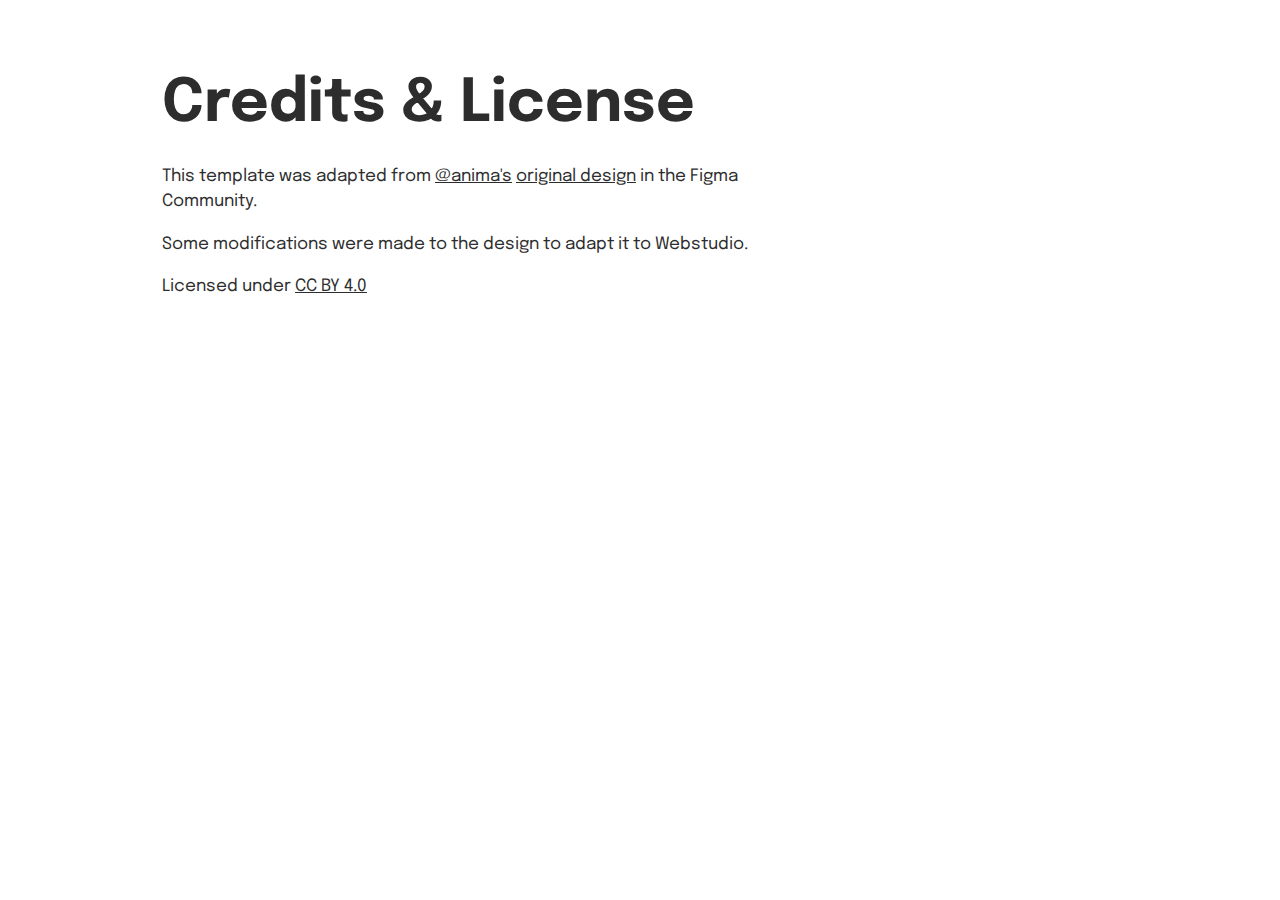
<file: credits/index.html>
<!doctype html>
<html lang="en">
  <head>
    <link
      rel="stylesheet"
      type="text/css"
      href="/assets/static/app_generated_index-6937cd5a.HkLyVO5N.css"
    />
    <meta charset="UTF-8" />
    <meta name="viewport" content="width=device-width,initial-scale=1" />
    <meta property="og:url" content="https://url/credits" />
    <title>Credits</title>
    <meta property="og:title" content="Credits" />
    <meta property="og:type" content="website" />
    <meta property="og:site_name" content="Visual Designer" />
    <meta name="robots" content="noindex, nofollow" />
    <link rel="icon" href="logo_r1qaJQiri6sK3rPyq-Sar.svg" />
    <script type="application/ld+json">
      {
        "@context": "https://schema.org",
        "@type": "WebSite",
        "name": "Visual Designer",
        "url": "https://url"
      }
    </script>
  </head>
  <body class="w-body">
    <div class="w-box">
      <main class="w-box">
        <section class="w-box c33xfh3 c1mzb2kd">
          <div
            class="w-box c1357293 c9jnjeu c5tmc3l c1ldum37 czr2pxy c155uc7w cry9bxc c1lfjoq7 cn6056e c1117wcl"
          >
            <h1 class="w-heading c11nr3ex c10r87ok c11dowh9 c32myit cwrra4i">
              Credits &amp; License
            </h1>
            <div class="w-box c1rco612">
              <p class="w-paragraph">
                This template was adapted from
                <a
                  href="https://www.figma.com/@anima"
                  target="_blank"
                  class="w-rich-text-link czdbake cld4m44 c180fws7 c1e9wxra c1c9nyn co9inq6 c18nx7en c13zjl4p cl60rel c1ib9cr2 cnsdrup"
                  >@anima&#x27;s</a
                >
                <a
                  href="https://www.figma.com/community/file/1095695980466714349"
                  target="_blank"
                  class="w-rich-text-link czdbake cld4m44 c180fws7 c1e9wxra c1c9nyn co9inq6 c18nx7en c13zjl4p cl60rel c1ib9cr2 cnsdrup"
                  >original design</a
                >
                in the Figma Community.
              </p>
              <p class="w-paragraph">
                Some modifications were made to the design to adapt it to
                Webstudio.
              </p>
              <p class="w-paragraph">
                Licensed under
                <a
                  href="https://creativecommons.org/licenses/by/4.0/"
                  target="_blank"
                  class="w-rich-text-link czdbake cld4m44 c180fws7 c1e9wxra c1c9nyn co9inq6 c18nx7en c13zjl4p cl60rel c1ib9cr2 cnsdrup"
                  >CC BY 4.0</a
                >
              </p>
            </div>
          </div>
        </section>
      </main>
    </div>
    <script id="vike_pageContext" type="application/json">
      {
        "abortReason": "!undefined",
        "_urlRewrite": null,
        "_urlRedirect": "!undefined",
        "abortStatusCode": "!undefined",
        "_abortCall": "!undefined",
        "_pageContextInitIsPassedToClient": "!undefined",
        "pageId": "/pages/credits",
        "routeParams": {},
        "data": {
          "url": "https://url/credits",
          "system": { "params": {}, "search": {}, "origin": "https://url" },
          "resources": {},
          "pageMeta": {
            "title": "Credits",
            "description": "",
            "excludePageFromSearch": true,
            "language": "",
            "socialImageAssetName": "!undefined",
            "socialImageUrl": "",
            "status": 200,
            "redirect": "",
            "custom": []
          }
        }
      }
    </script>
    <script
      src="/assets/entries/entry-server-routing.BeqvWBTy.js"
      type="module"
      async
    ></script>
    <link
      rel="modulepreload"
      href="/assets/entries/pages_credits.BhUez2PM.js"
      as="script"
      type="text/javascript"
    /><link
      rel="modulepreload"
      href="/assets/chunks/chunk-D2otnxG3.js"
      as="script"
      type="text/javascript"
    /><link
      rel="modulepreload"
      href="/assets/chunks/chunk-E5vtdtsl.js"
      as="script"
      type="text/javascript"
    />
  </body>
</html>
</file>
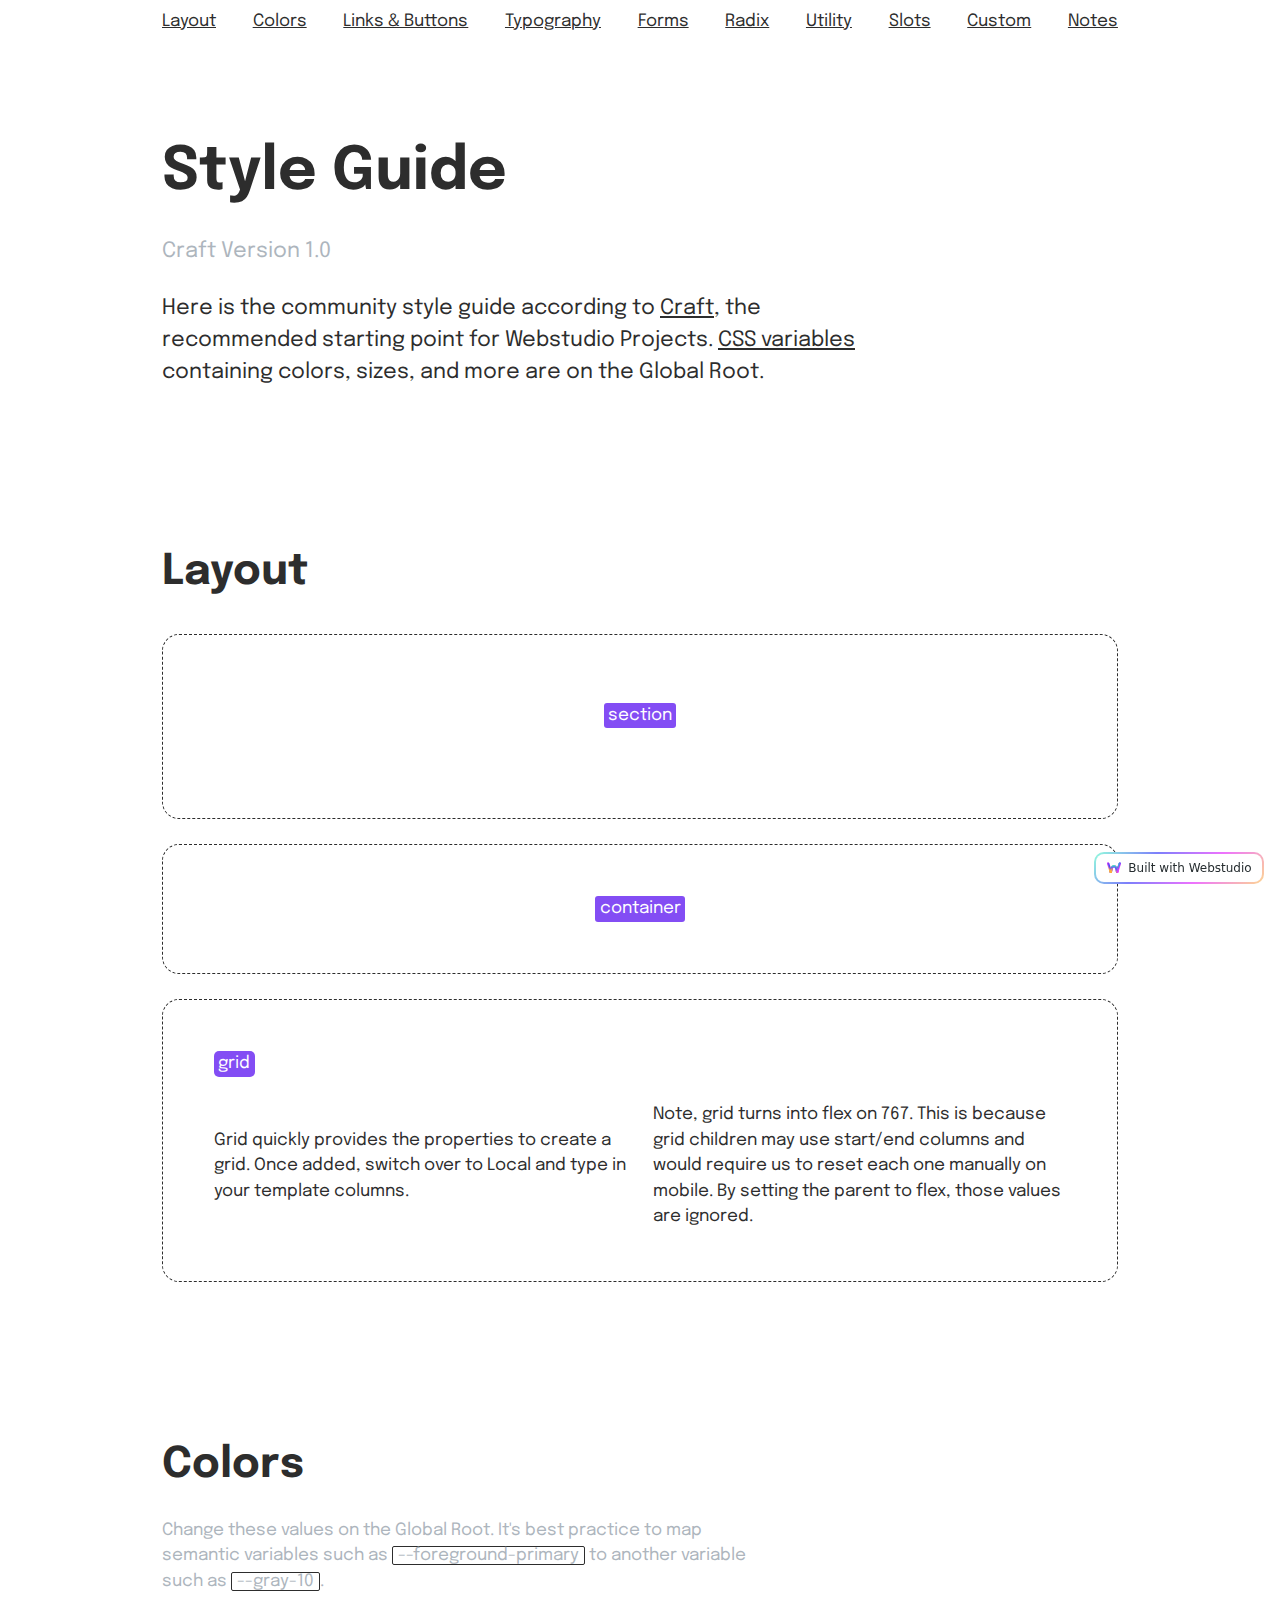
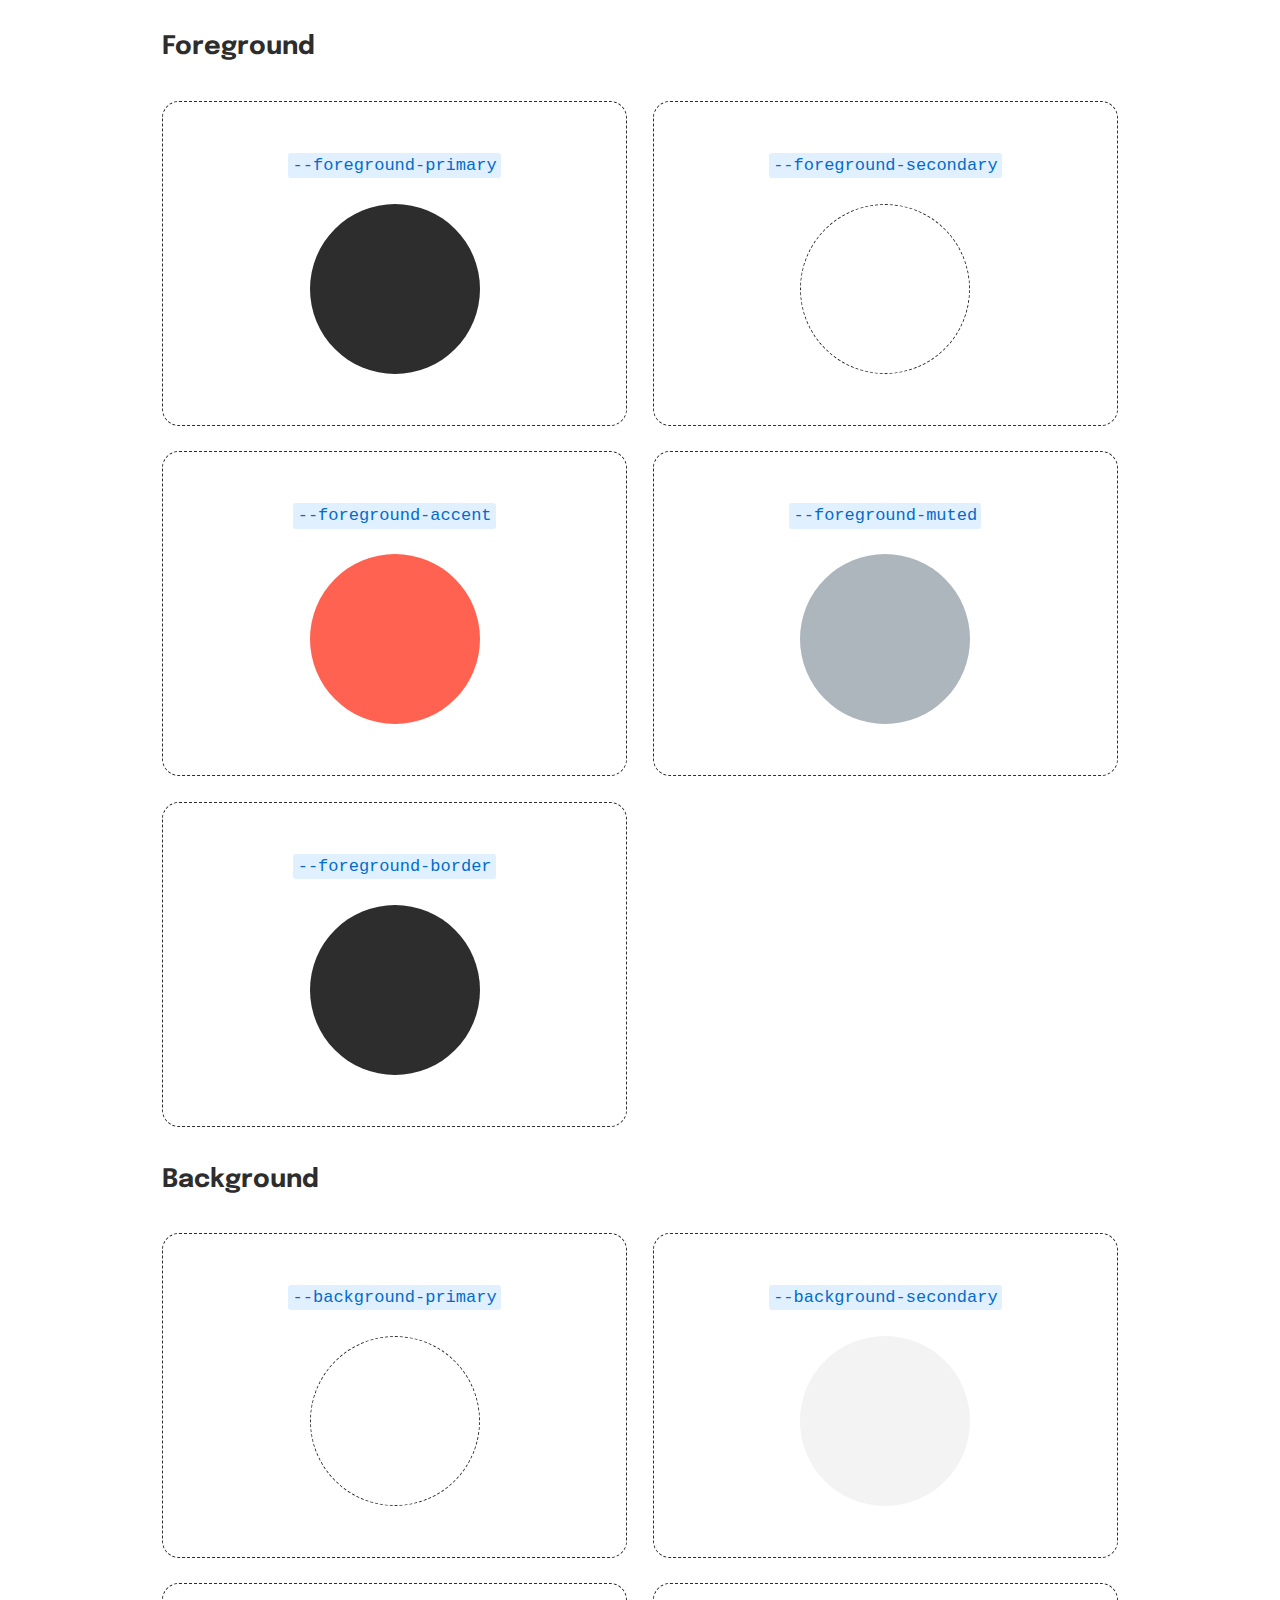
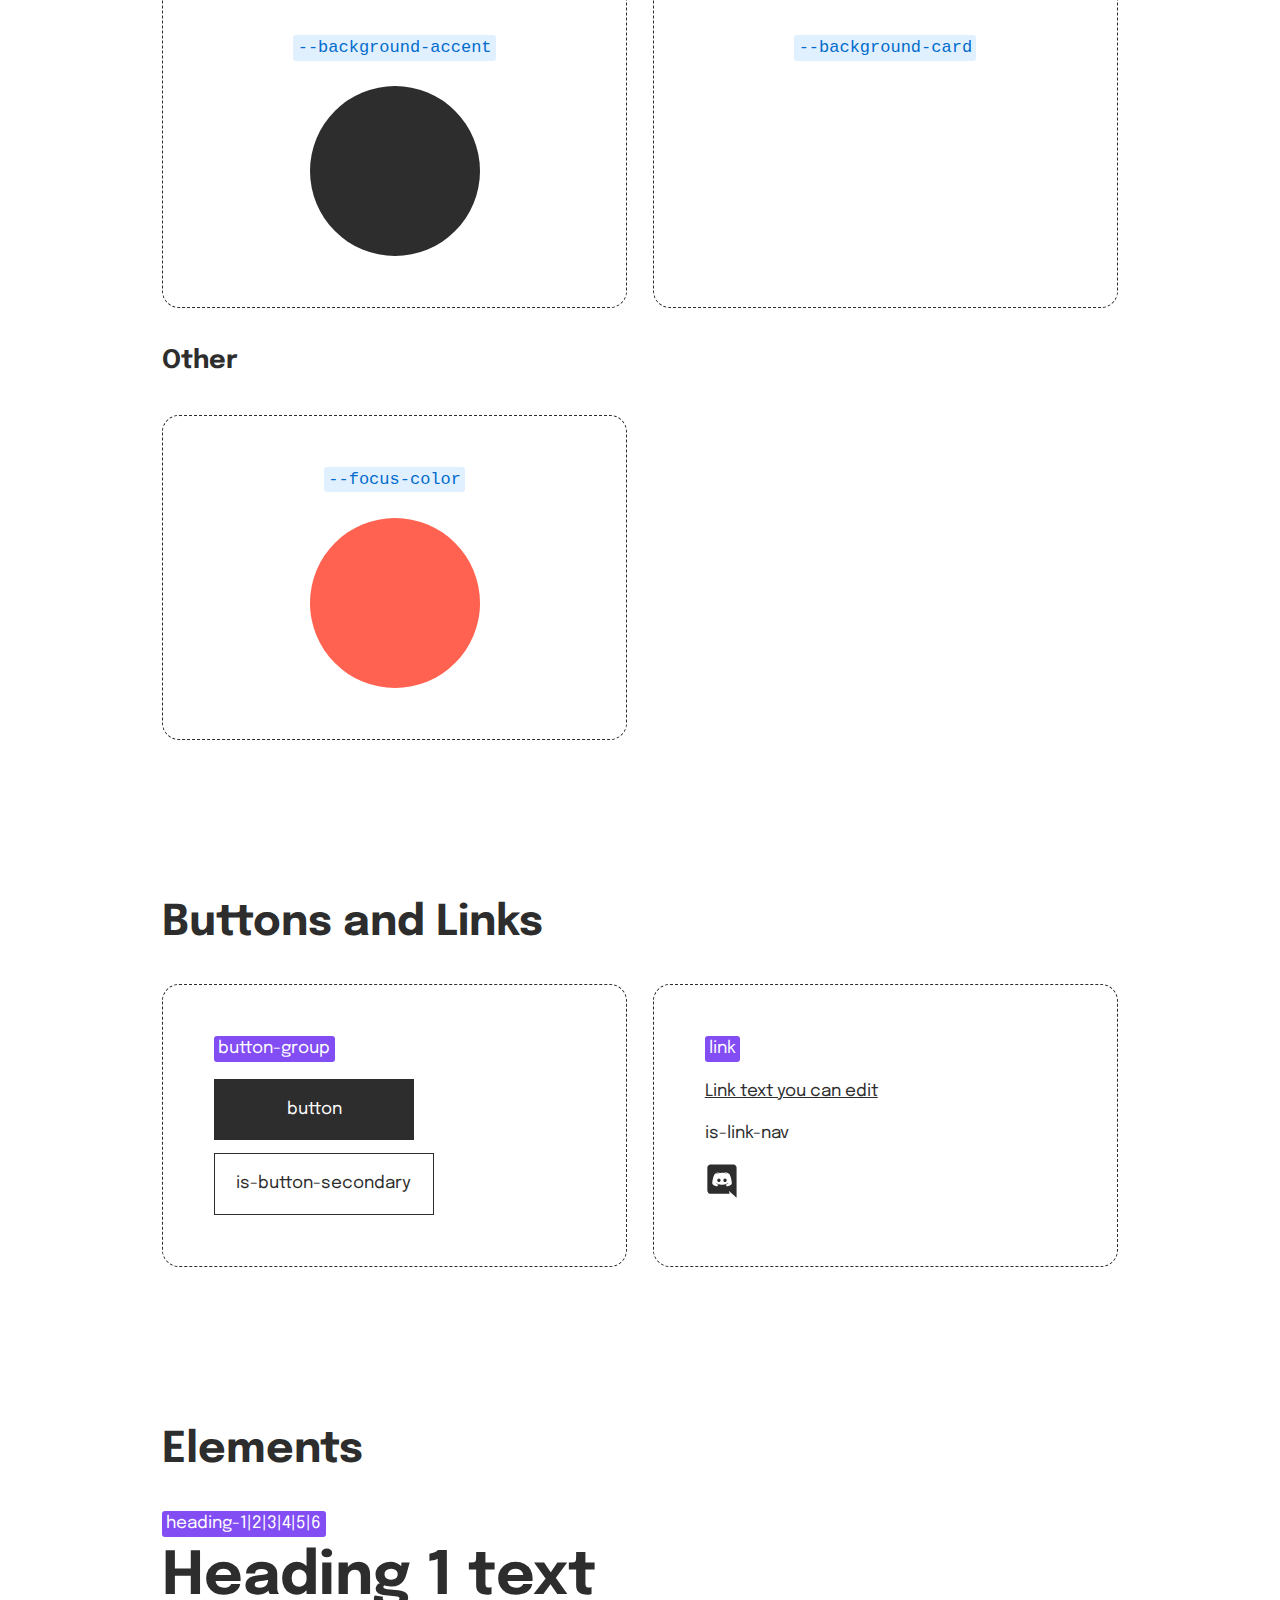
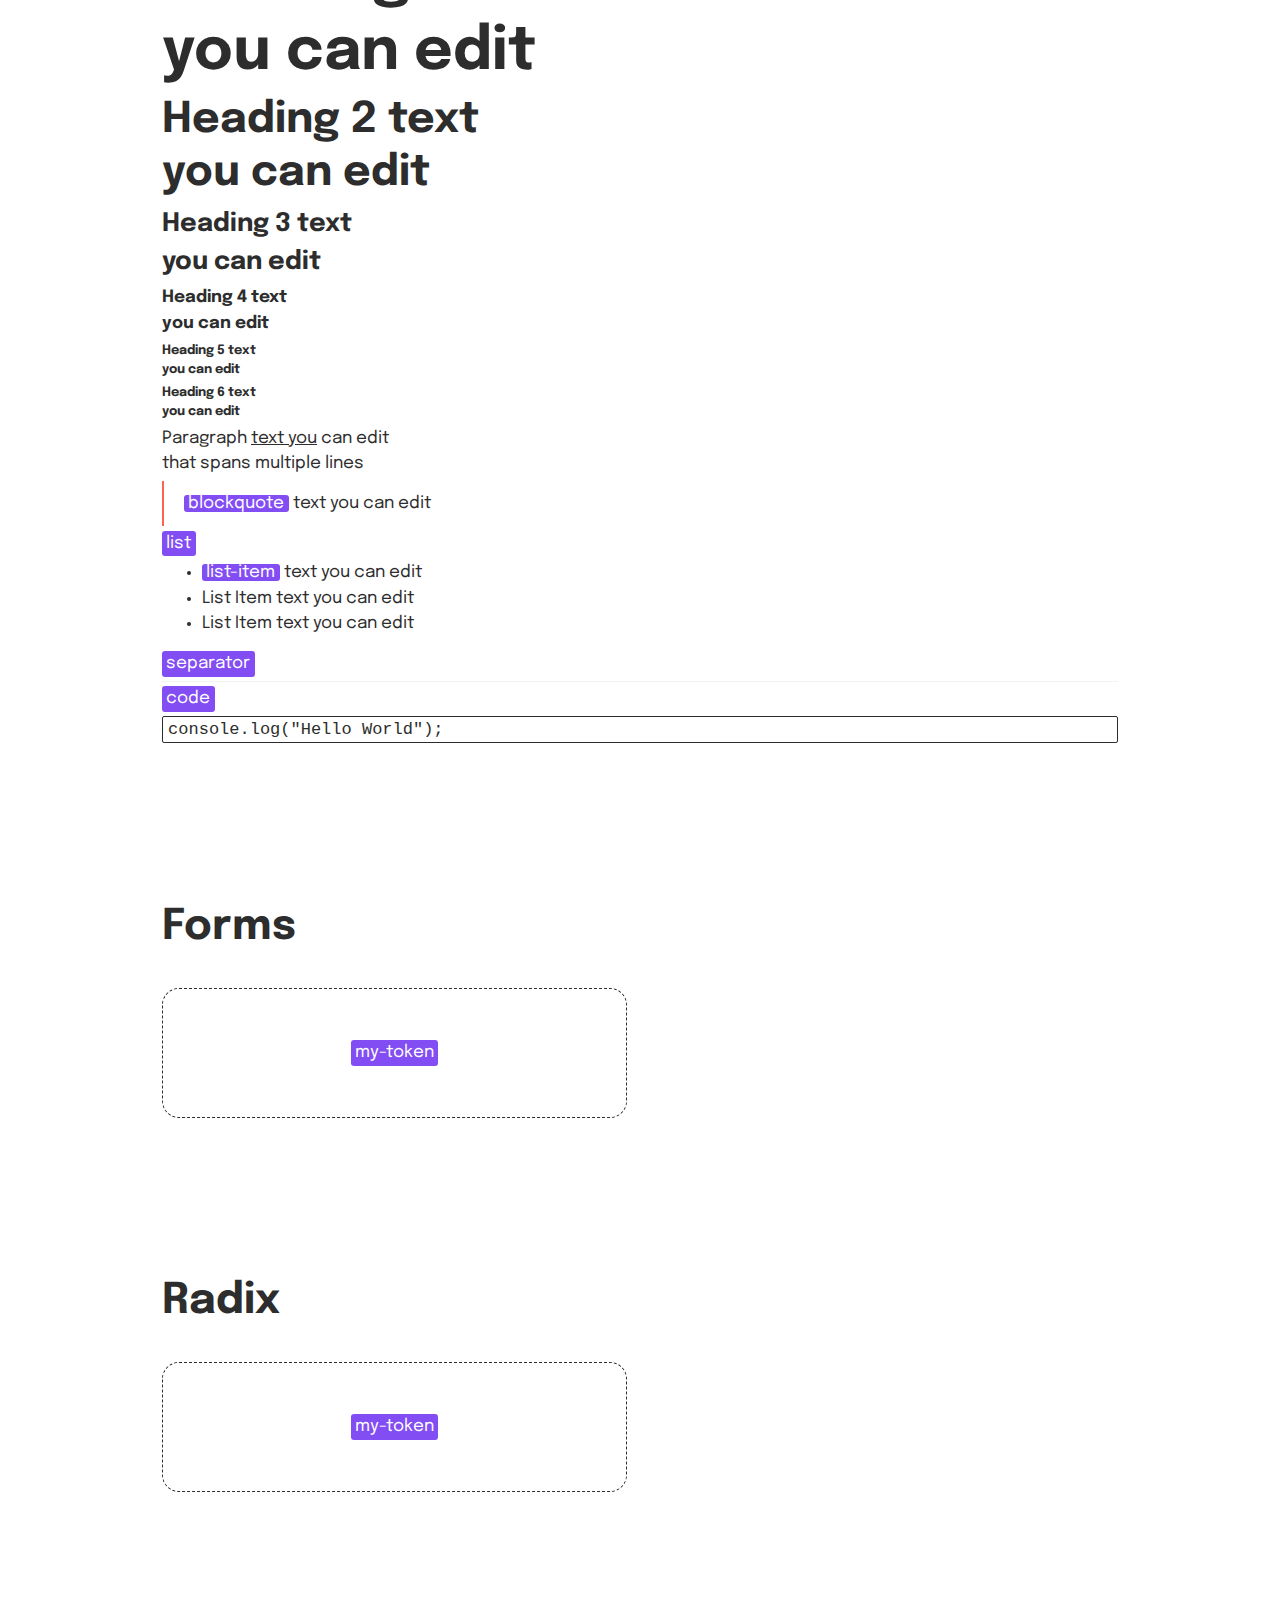
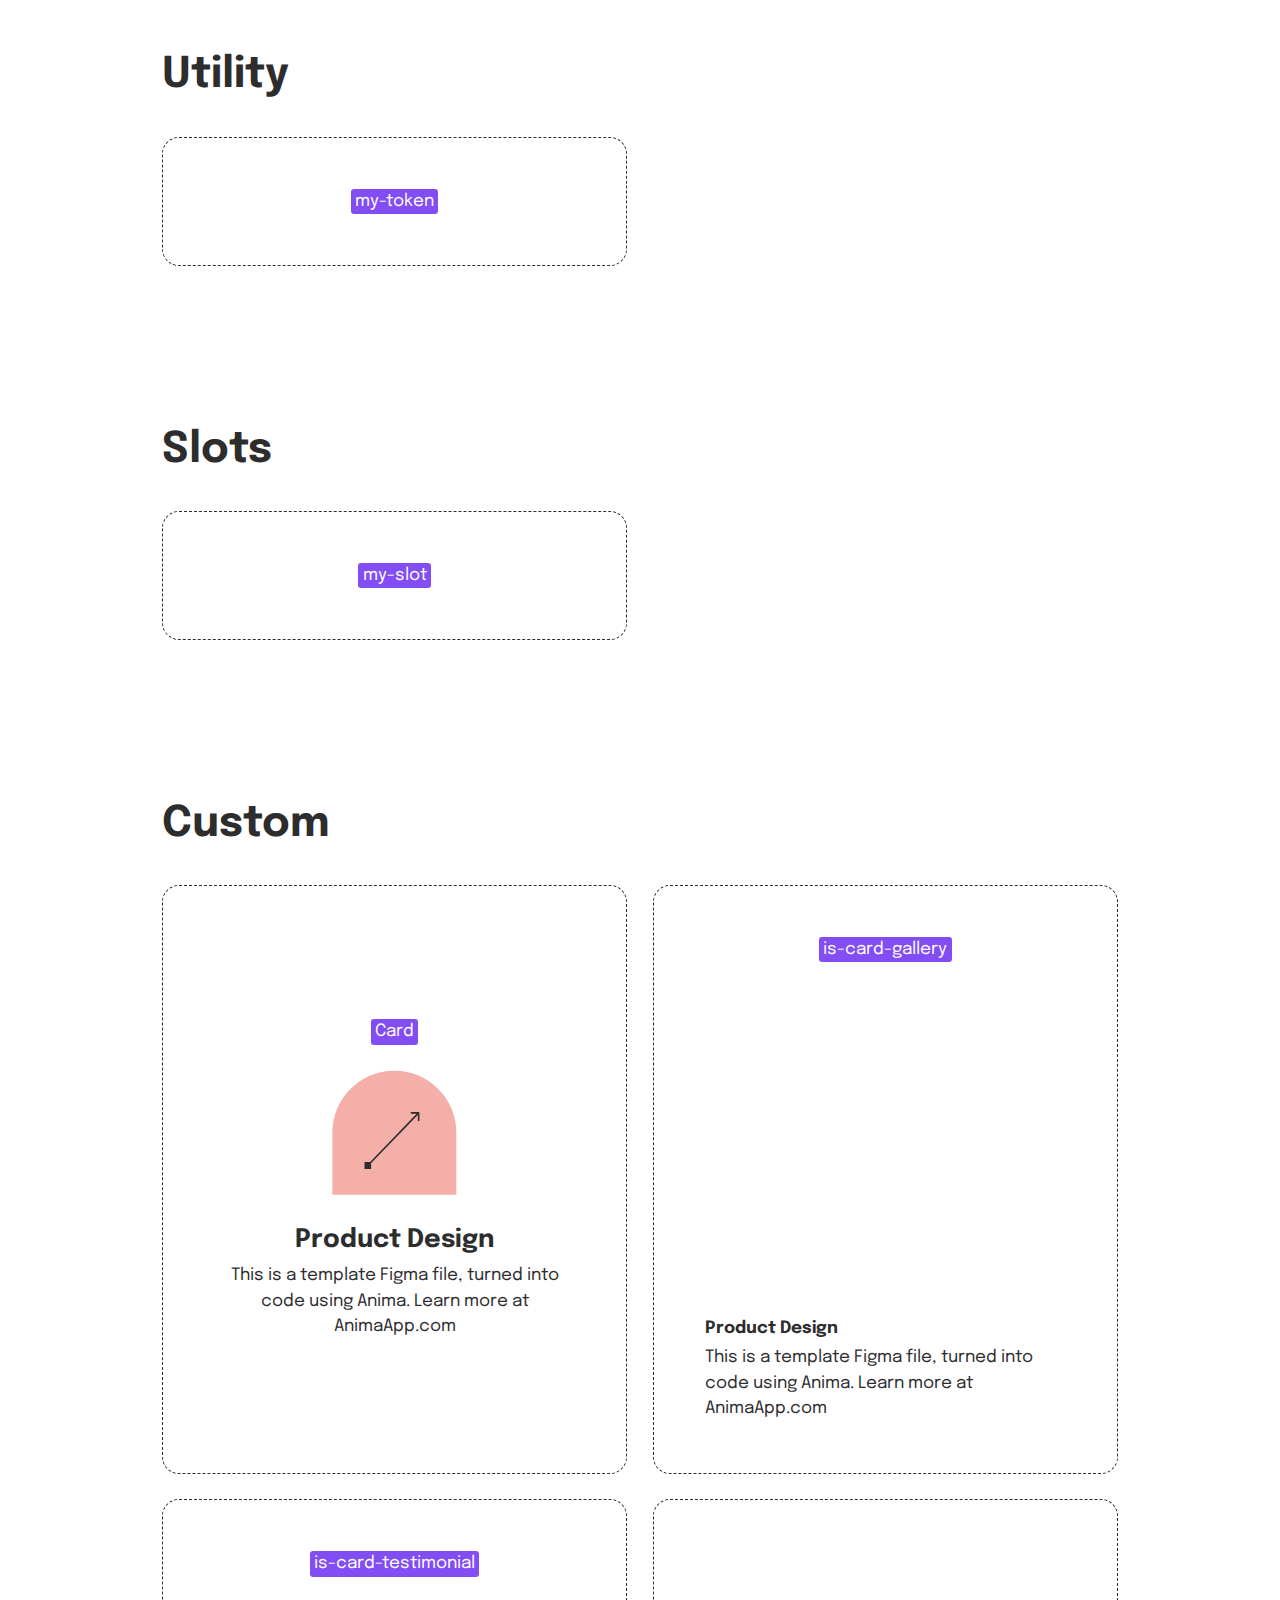
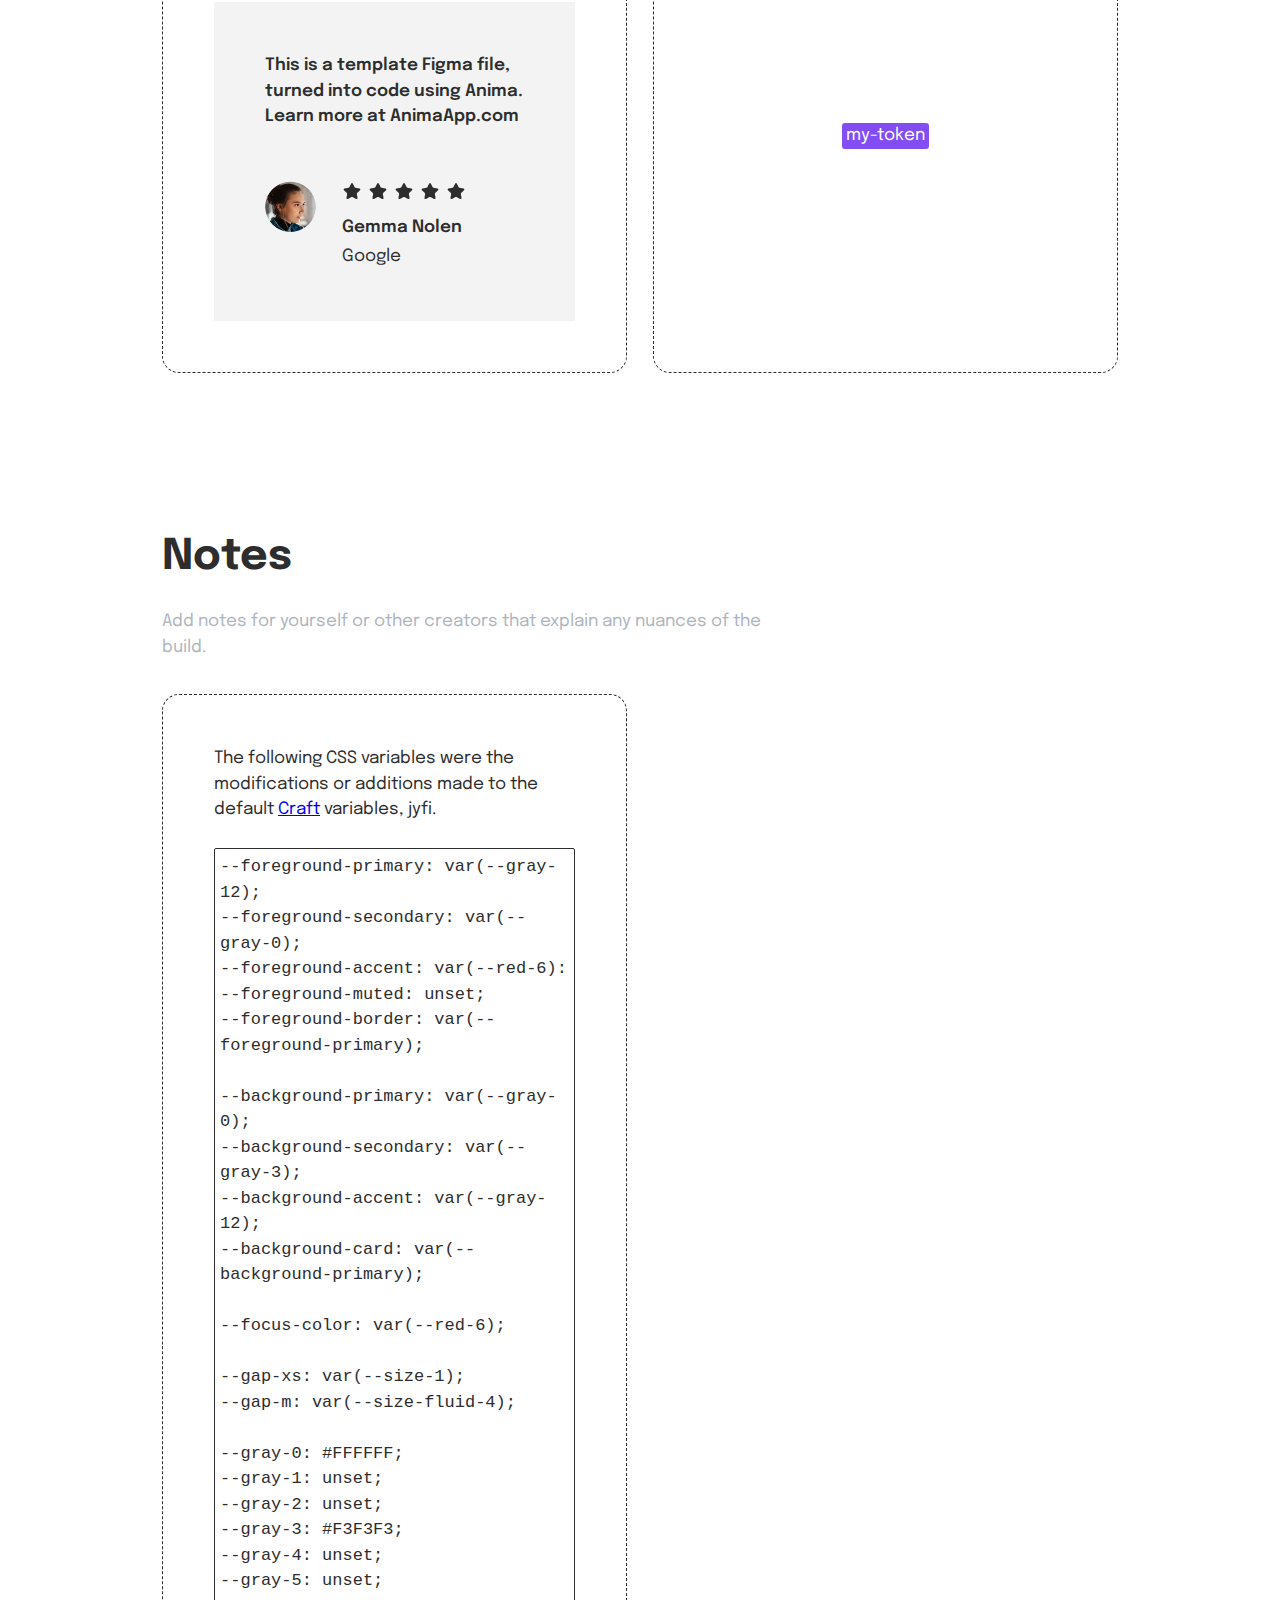
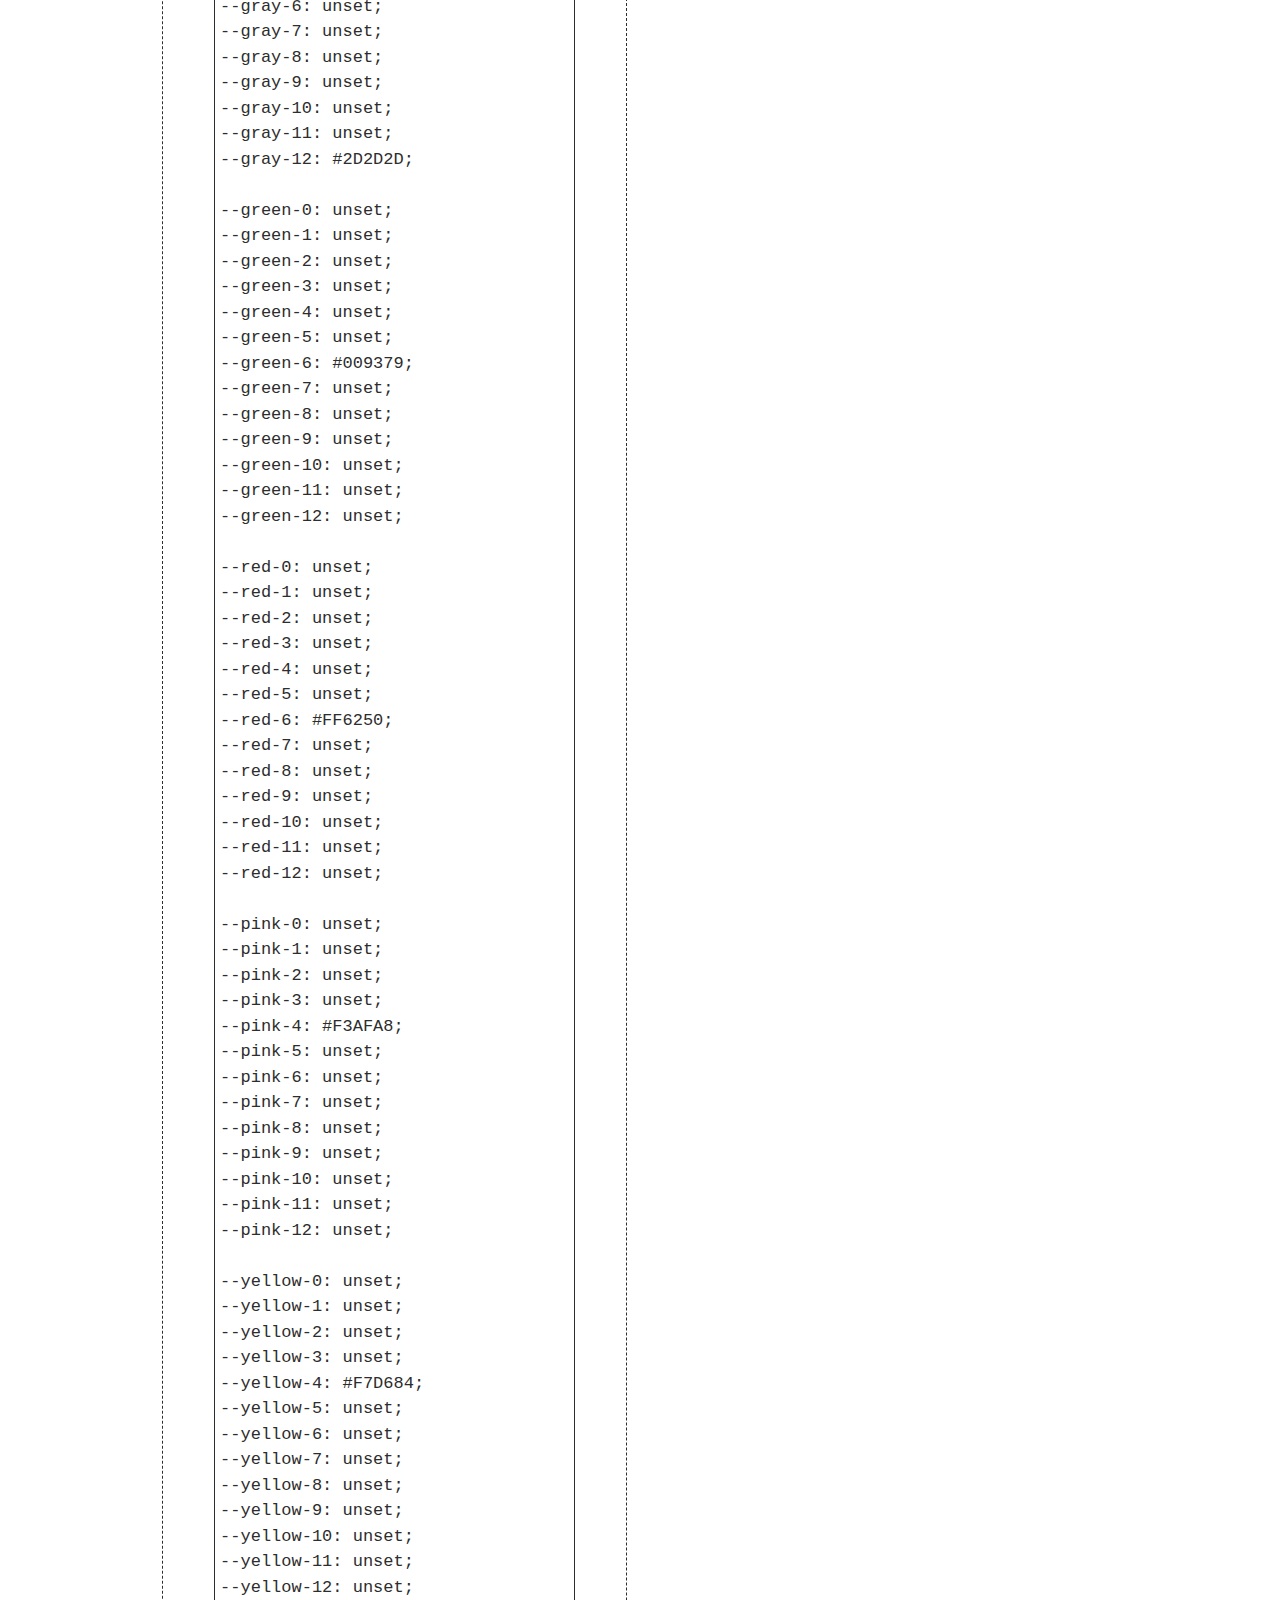
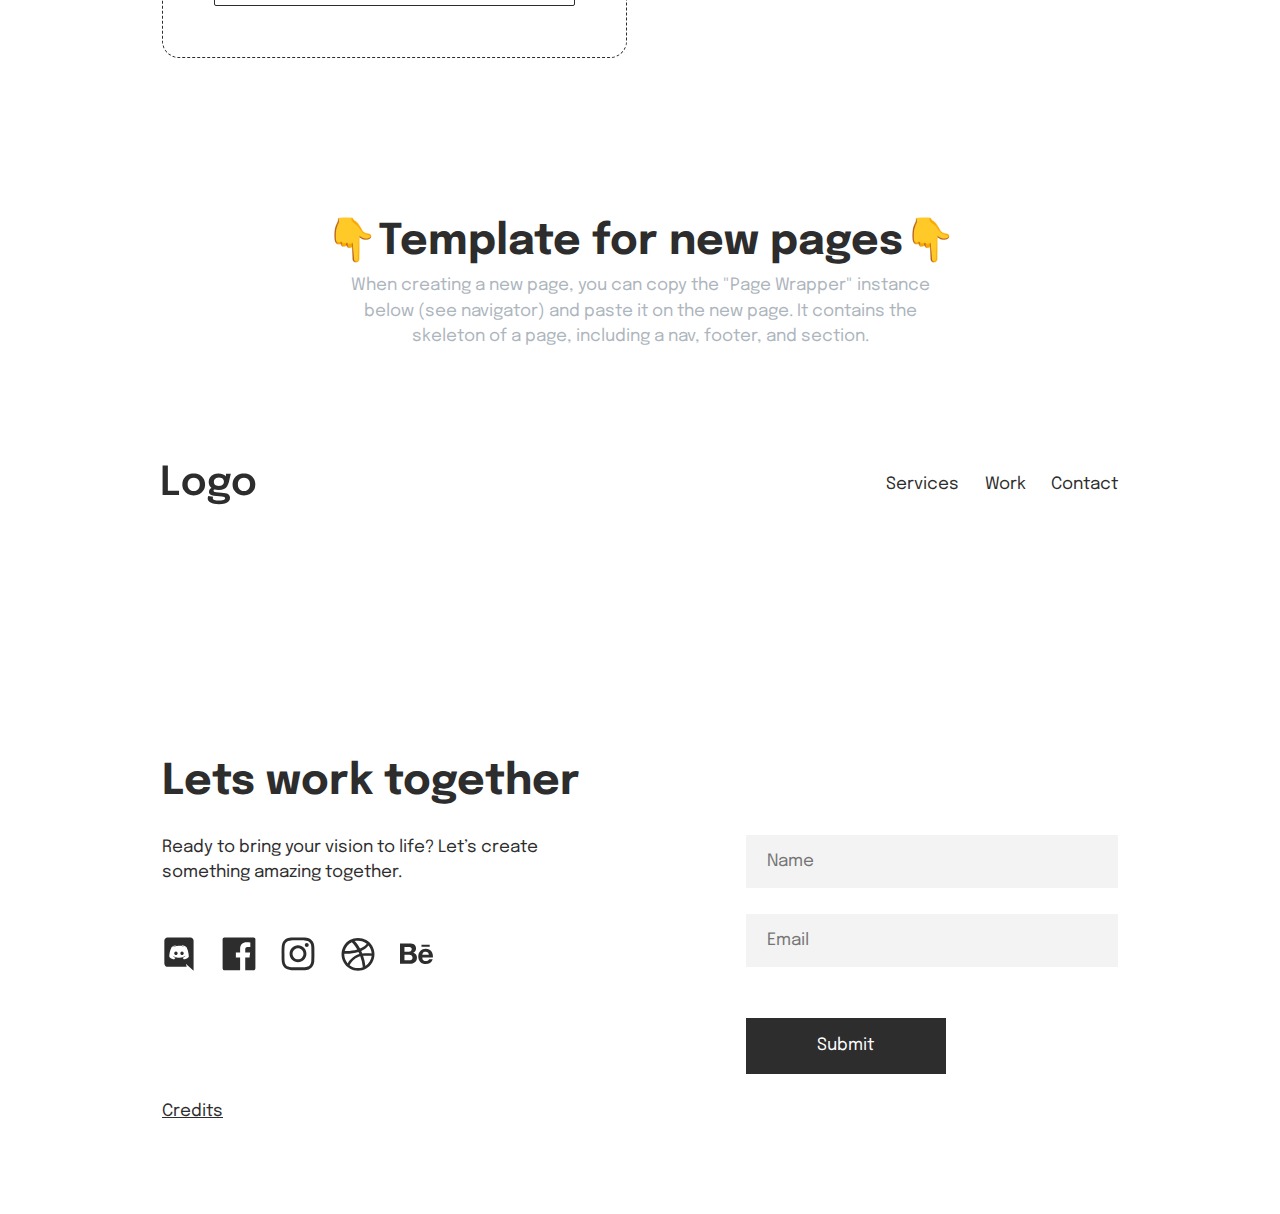
<file: style-guide/index.html>
<!doctype html>
<html lang="en">
  <head>
    <link
      rel="stylesheet"
      type="text/css"
      href="/assets/static/app_generated_index-6937cd5a.HkLyVO5N.css"
    />
    <meta charset="UTF-8" />
    <meta name="viewport" content="width=device-width,initial-scale=1" />
    <link
      rel="preload"
      as="image"
      imagesrcset="/assets/logo-template_-Ht60nq6CvKsfX4ygziI9.svg 16w, /assets/logo-template_-Ht60nq6CvKsfX4ygziI9.svg 32w, /assets/logo-template_-Ht60nq6CvKsfX4ygziI9.svg 48w, /assets/logo-template_-Ht60nq6CvKsfX4ygziI9.svg 64w, /assets/logo-template_-Ht60nq6CvKsfX4ygziI9.svg 96w, /assets/logo-template_-Ht60nq6CvKsfX4ygziI9.svg 128w, /assets/logo-template_-Ht60nq6CvKsfX4ygziI9.svg 256w"
      imagesizes="100vw"
    />
    <meta property="og:url" content="https://url/style-guide" />
    <title>Untitled</title>
    <meta property="og:title" content="Untitled" />
    <meta property="og:type" content="website" />
    <meta property="og:site_name" content="Visual Designer" />
    <meta name="robots" content="noindex, nofollow" />
    <link rel="icon" href="logo_r1qaJQiri6sK3rPyq-Sar.svg" />
    <script type="application/ld+json">
      {
        "@context": "https://schema.org",
        "@type": "WebSite",
        "name": "Visual Designer",
        "url": "https://url"
      }
    </script>
  </head>
  <body id="top" class="w-body">
    <div class="w-box c33xfh3 c1mzb2kd">
      <div
        class="w-box c1357293 c9jnjeu c5tmc3l c1ldum37 czr2pxy c155uc7w cry9bxc c1lfjoq7 c11ykhog c1kt5iwx"
      >
        <div class="w-box cry9bxc c1lfjoq7 c1z0l37u c1ml0hr7 cbmc0x9">
          <h1 class="w-heading c11nr3ex c10r87ok c11dowh9 c32myit cwrra4i">
            Style Guide
          </h1>
          <div class="w-text c1nkzcyu che9upb">Craft Version 1.0</div>
          <p class="w-paragraph cz5g8eb c1nkzcyu">
            Here is the community style guide according to
            <a
              href="https://docs.webstudio.is/university/craft"
              target="_blank"
              class="w-rich-text-link czdbake cld4m44 c180fws7 c1e9wxra c1c9nyn co9inq6 c18nx7en c13zjl4p cl60rel c1ib9cr2 cnsdrup"
              >Craft</a
            >, the recommended starting point for Webstudio Projects.
            <a
              href="https://docs.webstudio.is/university/foundations/css-variables"
              target="_blank"
              class="w-rich-text-link czdbake cld4m44 c180fws7 c1e9wxra c1c9nyn co9inq6 c18nx7en c13zjl4p cl60rel c1ib9cr2 cnsdrup"
              >CSS variables</a
            >
            containing colors, sizes, and more are on the Global Root.
          </p>
        </div>
        <div
          id="layout"
          class="w-box cry9bxc c1lfjoq7 cdq89vd c1tcoltv c1778y6x"
        >
          <div class="w-box cry9bxc c1lfjoq7 c1z0l37u c1ml0hr7 cbmc0x9">
            <h2 class="w-heading c1dxq9cf c10r87ok c11dowh9 c32myit cwrra4i">
              Layout
            </h2>
          </div>
          <div class="w-box copqmak c9sypx0 c1w3ahi2 c3zdkj3 c1lcvbhc">
            <div
              class="w-box c12n5uks csb0ifw cg5j03k c8od1c4 cry9bxc c1qyy4dh ct02u4h c33xfh3 c1mzb2kd c1vaudkt cci8rp4 c1fhkm63 clv8gve c1lfjoq7 cll3pt2 c1gy5yet ck4tzbx"
            >
              <div
                class="w-text c1yehcfp cbvffy can94pj c1p3n7hw c1qom380 c1pn4vw7 cczo11 c1tnvyeo c1pm51o8 c18tatc1"
              >
                section
              </div>
            </div>
            <div
              class="w-box c12n5uks csb0ifw cg5j03k c8od1c4 cry9bxc c1qyy4dh ct02u4h c2keyc8 cnkorcr c1ldum37 c5tmc3l c1fhkm63 clv8gve c1lfjoq7 ca4qjwu c1cdc69r c1357293 c9jnjeu czr2pxy c155uc7w ck4tzbx"
            >
              <div
                class="w-text c1yehcfp cbvffy can94pj c1p3n7hw c1qom380 c1pn4vw7 cczo11 c1tnvyeo c1pm51o8 c18tatc1"
              >
                container
              </div>
            </div>
            <div
              class="w-box c12n5uks csb0ifw cg5j03k c8od1c4 copqmak c1qyy4dh ct02u4h c1fhkm63 clv8gve c1lfjoq7 c10zkoym ct8c5y2 c1f64byh ck4tzbx c1g7fxd7 cx6c9kw c174sw29"
            >
              <div class="w-box c7rvndl c2w8hv4">
                <div
                  class="w-text c1yehcfp c1umavhe caipwxg cbvffy can94pj cuccfz7 cir85gx c1qom380 cr8yqfm c1ufwdzl c5blvcv cml0h3f c5m8ase clv8gve"
                >
                  grid
                </div>
              </div>
              <div class="w-box">
                <p class="w-paragraph">
                  Grid quickly provides the properties to create a grid. Once
                  added, switch over to Local and type in your template columns.
                </p>
              </div>
              <div class="w-box">
                <p class="w-paragraph">
                  Note, grid turns into flex on 767. This is because grid
                  children may use start/end columns and would require us to
                  reset each one manually on mobile. By setting the parent to
                  flex, those values are ignored.
                </p>
              </div>
            </div>
          </div>
        </div>
        <div
          id="colors"
          class="w-box cry9bxc c1lfjoq7 cdq89vd c1tcoltv c1778y6x"
        >
          <div class="w-box cry9bxc c1lfjoq7 c1z0l37u c1ml0hr7 cbmc0x9">
            <h2 class="w-heading c1dxq9cf c10r87ok c11dowh9 c32myit cwrra4i">
              Colors
            </h2>
            <p class="w-paragraph che9upb c1rco612">
              Change these values on the Global Root. It&#x27;s best practice to
              map semantic variables such as
              <span
                class="w-text-1 c2i0393 c19evryj cntnubm c16hrg7f c12vy3a5 cuwcd3w c1qakuu0 cz20ayj"
                >--foreground-primary</span
              >
              to another variable such as
              <span
                class="w-text-1 c2i0393 c19evryj cntnubm c16hrg7f c12vy3a5 cuwcd3w c1qakuu0 cz20ayj"
                >--gray-10</span
              >.
            </p>
          </div>
          <h3 class="w-heading cuoke4w c11dowh9 c32myit cwrra4i">Foreground</h3>
          <div class="w-box copqmak c1f64byh c1w3ahi2 c3zdkj3 c1lcvbhc">
            <div
              class="w-box c12n5uks csb0ifw cg5j03k c8od1c4 cry9bxc c1qyy4dh ct02u4h c1fhkm63 clv8gve c1lfjoq7 cll3pt2 c1gy5yet ck4tzbx c1g7fxd7"
            >
              <div
                class="w-text c1cty1eq cbvffy can94pj cdt4mfm c1qom380 c1pn4vw7 cczo11 c1tnvyeo c1pm51o8 c18tatc1 c16x0h2l"
              >
                --foreground-primary
              </div>
              <div
                class="w-box cagnu3j c1cx42qj c1nj04wn c1nitjp7 c195lvp6 c1hr6a6t c1s9lq31 c12y6bqh c6pvryr"
              ></div>
            </div>
            <div
              class="w-box c12n5uks csb0ifw cg5j03k c8od1c4 cry9bxc c1qyy4dh ct02u4h c1fhkm63 clv8gve c1lfjoq7 cll3pt2 c1gy5yet ck4tzbx c1g7fxd7"
            >
              <div
                class="w-text c1cty1eq cbvffy can94pj cdt4mfm c1qom380 c1pn4vw7 cczo11 c1tnvyeo c1pm51o8 c18tatc1 c16x0h2l"
              >
                --foreground-secondary
              </div>
              <div
                class="w-box cagnu3j c1cx42qj c1nj04wn c1nitjp7 c195lvp6 c1hr6a6t c1s9lq31 c1bd9ep2 ck4tzbx"
              ></div>
            </div>
            <div
              class="w-box c12n5uks csb0ifw cg5j03k c8od1c4 cry9bxc c1qyy4dh ct02u4h c1fhkm63 clv8gve c1lfjoq7 cll3pt2 c1gy5yet ck4tzbx c1g7fxd7"
            >
              <div
                class="w-text c1cty1eq cbvffy can94pj cdt4mfm c1qom380 c1pn4vw7 cczo11 c1tnvyeo c1pm51o8 c18tatc1 c16x0h2l"
              >
                --foreground-accent
              </div>
              <div
                class="w-box cagnu3j c1cx42qj c1nj04wn c1nitjp7 c195lvp6 c1hr6a6t c1s9lq31 cpp0nin c6pvryr"
              ></div>
            </div>
            <div
              class="w-box c12n5uks csb0ifw cg5j03k c8od1c4 cry9bxc c1qyy4dh ct02u4h c1fhkm63 clv8gve c1lfjoq7 cll3pt2 c1gy5yet ck4tzbx c1g7fxd7"
            >
              <div
                class="w-text c1cty1eq cbvffy can94pj cdt4mfm c1qom380 c1pn4vw7 cczo11 c1tnvyeo c1pm51o8 c18tatc1 c16x0h2l"
              >
                --foreground-muted
              </div>
              <div
                class="w-box cagnu3j c1cx42qj c1nj04wn c1nitjp7 c195lvp6 c1hr6a6t c1s9lq31 czt9u4x c6pvryr"
              ></div>
            </div>
            <div
              class="w-box c12n5uks csb0ifw cg5j03k c8od1c4 cry9bxc c1qyy4dh ct02u4h c1fhkm63 clv8gve c1lfjoq7 cll3pt2 c1gy5yet ck4tzbx c1g7fxd7"
            >
              <div
                class="w-text c1cty1eq cbvffy can94pj cdt4mfm c1qom380 c1pn4vw7 cczo11 c1tnvyeo c1pm51o8 c18tatc1 c16x0h2l"
              >
                --foreground-border
              </div>
              <div
                class="w-box cagnu3j c1cx42qj c1nj04wn c1nitjp7 c195lvp6 c1hr6a6t c1s9lq31 cchda18 c6pvryr"
              ></div>
            </div>
          </div>
          <h3 class="w-heading cuoke4w c11dowh9 c32myit cwrra4i">Background</h3>
          <div class="w-box copqmak c1f64byh c1w3ahi2 c3zdkj3 c1lcvbhc">
            <div
              class="w-box c12n5uks csb0ifw cg5j03k c8od1c4 cry9bxc c1qyy4dh ct02u4h c1fhkm63 clv8gve c1lfjoq7 cll3pt2 c1gy5yet ck4tzbx c1g7fxd7"
            >
              <div
                class="w-text c1cty1eq cbvffy can94pj cdt4mfm c1qom380 c1pn4vw7 cczo11 c1tnvyeo c1pm51o8 c18tatc1 c16x0h2l"
              >
                --background-primary
              </div>
              <div
                class="w-box cagnu3j c1cx42qj c1nj04wn c1nitjp7 c195lvp6 c1hr6a6t c1s9lq31 cvgv9nf ck4tzbx"
              ></div>
            </div>
            <div
              class="w-box c12n5uks csb0ifw cg5j03k c8od1c4 cry9bxc c1qyy4dh ct02u4h c1fhkm63 clv8gve c1lfjoq7 cll3pt2 c1gy5yet ck4tzbx c1g7fxd7"
            >
              <div
                class="w-text c1cty1eq cbvffy can94pj cdt4mfm c1qom380 c1pn4vw7 cczo11 c1tnvyeo c1pm51o8 c18tatc1 c16x0h2l"
              >
                --background-secondary
              </div>
              <div
                class="w-box cagnu3j c1cx42qj c1nj04wn c1nitjp7 c195lvp6 c1hr6a6t c1s9lq31 c1llqm3g c6pvryr"
              ></div>
            </div>
            <div
              class="w-box c12n5uks csb0ifw cg5j03k c8od1c4 cry9bxc c1qyy4dh ct02u4h c1fhkm63 clv8gve c1lfjoq7 cll3pt2 c1gy5yet ck4tzbx c1g7fxd7"
            >
              <div
                class="w-text c1cty1eq cbvffy can94pj cdt4mfm c1qom380 c1pn4vw7 cczo11 c1tnvyeo c1pm51o8 c18tatc1 c16x0h2l"
              >
                --background-accent
              </div>
              <div
                class="w-box cagnu3j c1cx42qj c1nj04wn c1nitjp7 c195lvp6 c1hr6a6t c1s9lq31 c1iv8y8b c6pvryr"
              ></div>
            </div>
            <div
              class="w-box c12n5uks csb0ifw cg5j03k c8od1c4 cry9bxc c1qyy4dh ct02u4h c1fhkm63 clv8gve c1lfjoq7 cll3pt2 c1gy5yet ck4tzbx c1g7fxd7"
            >
              <div
                class="w-text c1cty1eq cbvffy can94pj cdt4mfm c1qom380 c1pn4vw7 cczo11 c1tnvyeo c1pm51o8 c18tatc1 c16x0h2l"
              >
                --background-card
              </div>
              <div
                class="w-box cagnu3j c1cx42qj c1nj04wn c1nitjp7 c195lvp6 c1hr6a6t c1s9lq31 cow0ixc c6pvryr"
              ></div>
            </div>
          </div>
          <h3 class="w-heading cuoke4w c11dowh9 c32myit cwrra4i">Other</h3>
          <div class="w-box copqmak c1f64byh c1w3ahi2 c3zdkj3 c1lcvbhc">
            <div
              class="w-box c12n5uks csb0ifw cg5j03k c8od1c4 cry9bxc c1qyy4dh ct02u4h c1fhkm63 clv8gve c1lfjoq7 cll3pt2 c1gy5yet ck4tzbx c1g7fxd7"
            >
              <div
                class="w-text c1cty1eq cbvffy can94pj cdt4mfm c1qom380 c1pn4vw7 cczo11 c1tnvyeo c1pm51o8 c18tatc1 c16x0h2l"
              >
                --focus-color
              </div>
              <div
                class="w-box cagnu3j c1cx42qj c1nj04wn c1nitjp7 c195lvp6 c1hr6a6t c1s9lq31 c17o0p2u c6pvryr"
              ></div>
            </div>
          </div>
        </div>
        <div
          id="links-buttons"
          class="w-box cry9bxc c1lfjoq7 cdq89vd c1tcoltv c1778y6x"
        >
          <div class="w-box cry9bxc c1lfjoq7 c1z0l37u c1ml0hr7 cbmc0x9">
            <h2 class="w-heading c1dxq9cf c10r87ok c11dowh9 c32myit cwrra4i">
              Buttons and Links
            </h2>
          </div>
          <div class="w-box copqmak c1f64byh c1w3ahi2 c3zdkj3 c1lcvbhc">
            <div
              class="w-box c12n5uks csb0ifw cg5j03k c8od1c4 cry9bxc c16xs6ny c1wt8a7g c1fhkm63 clv8gve c1lfjoq7 c133lpx4 c14u5o53 ck4tzbx c1g7fxd7"
            >
              <div
                class="w-text c1yehcfp cbvffy can94pj c1p3n7hw c1qom380 c1pn4vw7 cczo11 c1tnvyeo c1pm51o8 c18tatc1"
              >
                button-group
              </div>
              <div
                class="w-box cry9bxc c1qyy4dh c1wt8a7g c17drxn3 cvj021w c15cml01"
              >
                <a
                  class="w-link c1uz1hxp cl8m66n c1b2tb9q c1xm4ef6 c1a8d7ts c122t6uk c1gut7ra cvyaqlm c1wn9gbn ckhl5v6 c135vpv5 c1nouzdk c1qom380 c1hz2opz c1c9nyn co9inq6 c18nx7en c13zjl4p cqrpgto cl60rel c1ib9cr2 cmpnn5a"
                  href="#"
                  >button</a
                ><a
                  class="w-link c1mtjugd c1e7helk c1b2tb9q c1xm4ef6 c1a8d7ts c122t6uk c1gut7ra cvyaqlm c1wn9gbn ckhl5v6 c135vpv5 c1nouzdk c1qom380 c1hz2opz c1c9nyn co9inq6 c18nx7en c13zjl4p ckz5c6u cl60rel c1ib9cr2 cmpnn5a"
                  href="#"
                  >is-button-secondary</a
                >
              </div>
            </div>
            <div
              class="w-box c12n5uks csb0ifw cg5j03k c8od1c4 cry9bxc c16xs6ny c1wt8a7g c1fhkm63 clv8gve c1lfjoq7 c133lpx4 c14u5o53 ck4tzbx c1g7fxd7"
            >
              <div
                class="w-text c1yehcfp cbvffy can94pj c1p3n7hw c1qom380 c1pn4vw7 cczo11 c1tnvyeo c1pm51o8 c18tatc1"
              >
                link
              </div>
              <a
                class="w-link czdbake cld4m44 c180fws7 c1e9wxra c1c9nyn co9inq6 c18nx7en c13zjl4p cl60rel c1ib9cr2 cnsdrup"
                href="#"
                >Link text you can edit</a
              ><a
                class="w-link czdbake cld4m44 c135vpv5 c1e9wxra c1c9nyn co9inq6 c18nx7en c13zjl4p cl60rel c1ib9cr2 cnsdrup"
                href="#"
                >is-link-nav</a
              ><a
                class="w-link czdbake csru8nn c180fws7 c1e9wxra c1c9nyn co9inq6 c18nx7en c13zjl4p c1xty5yn c1g1x4wk cl60rel c1ib9cr2 cnsdrup"
                href="#"
                ><div class="w-html-embed">
                  <svg
                    width="100%"
                    height="100%"
                    viewBox="0 0 26 29"
                    fill="none"
                    xmlns="http://www.w3.org/2000/svg"
                  >
                    <path
                      d="M10.3895 12.2844C9.57651 12.2844 8.93601 12.9969 8.93601 13.8669C8.93601 14.7339 9.59151 15.4494 10.3895 15.4494C11.201 15.4494 11.8415 14.7339 11.8415 13.8669C11.858 12.9954 11.201 12.2844 10.3895 12.2844ZM15.5915 12.2844C14.7785 12.2844 14.138 12.9969 14.138 13.8669C14.138 14.7339 14.7935 15.4494 15.5915 15.4494C16.403 15.4494 17.0435 14.7339 17.0435 13.8669C17.042 12.9954 16.403 12.2844 15.5915 12.2844Z"
                      fill="currentColor"
                    ></path>
                    <path
                      d="M22.517 0.327881H3.42051C3.036 0.328865 2.65545 0.405574 2.30058 0.553629C1.94572 0.701684 1.62349 0.918186 1.35229 1.19077C1.0811 1.46336 0.866253 1.78669 0.720018 2.14231C0.573782 2.49793 0.499023 2.87887 0.50001 3.26338V22.5294C0.50001 24.1539 1.81101 25.4649 3.42051 25.4649H19.58L18.8225 22.8264L20.648 24.5229L22.3715 26.1189L25.4375 28.8279V3.26338C25.4385 2.87887 25.3637 2.49793 25.2175 2.14231C25.0713 1.78669 24.8564 1.46336 24.5852 1.19077C24.314 0.918186 23.9918 0.701684 23.6369 0.553629C23.2821 0.405574 22.9015 0.328865 22.517 0.327881ZM17.015 18.9384C17.015 18.9384 16.502 18.3264 16.076 17.7819C17.942 17.2539 18.6545 16.0869 18.6545 16.0869C18.0695 16.4709 17.5145 16.7439 17.015 16.9299C15.1965 17.6909 13.194 17.8986 11.258 17.5269C10.5427 17.3864 9.84173 17.1805 9.16401 16.9119C8.80658 16.7761 8.45922 16.6152 8.12451 16.4304C8.08101 16.3989 8.03901 16.3869 7.99701 16.3584C7.97454 16.3477 7.9546 16.3324 7.93851 16.3134C7.68201 16.1724 7.53951 16.0734 7.53951 16.0734C7.53951 16.0734 8.22351 17.2134 10.034 17.7549C9.60651 18.2949 9.07851 18.9384 9.07851 18.9384C5.93001 18.8379 4.73451 16.7724 4.73451 16.7724C4.73451 12.1839 6.78651 8.46538 6.78651 8.46538C8.83851 6.92488 10.79 6.96838 10.79 6.96838L10.9325 7.13938C8.36751 7.88188 7.18401 9.00688 7.18401 9.00688C7.18401 9.00688 7.49901 8.83588 8.02551 8.59438C9.54951 7.92538 10.76 7.73938 11.2595 7.69588C11.345 7.68238 11.417 7.66738 11.5025 7.66738C13.9733 7.33441 16.4857 7.80398 18.6695 9.00688C18.6695 9.00688 17.543 7.93888 15.1205 7.19788L15.32 6.96988C15.32 6.96988 17.273 6.92638 19.3235 8.46688C19.3235 8.46688 21.3755 12.1854 21.3755 16.7739C21.3755 16.7739 20.165 18.8379 17.015 18.9384Z"
                      fill="currentColor"
                    ></path>
                  </svg></div
              ></a>
            </div>
          </div>
        </div>
        <div
          id="typography"
          class="w-box cry9bxc c1lfjoq7 cdq89vd c1tcoltv c1778y6x"
        >
          <div class="w-box cry9bxc c1lfjoq7 c1z0l37u c1ml0hr7 cbmc0x9">
            <h2 class="w-heading c1dxq9cf c10r87ok c11dowh9 c32myit cwrra4i">
              Elements
            </h2>
          </div>
          <div class="w-box cry9bxc c1lfjoq7 cn6056e c1117wcl">
            <div
              class="w-text c1yehcfp cbvffy can94pj c1p3n7hw c1qom380 c1pn4vw7 cczo11 c1tnvyeo c1pm51o8 c18tatc1"
            >
              heading-1|2|3|4|5|6
            </div>
            <h1 class="w-heading c11nr3ex c10r87ok c11dowh9 c32myit cwrra4i">
              Heading 1 text <br />you can edit
            </h1>
            <h1 class="w-heading c1dxq9cf c10r87ok c11dowh9 c32myit cwrra4i">
              Heading 2 text <br />you can edit
            </h1>
            <h1 class="w-heading cuoke4w c11dowh9 c32myit cwrra4i">
              Heading 3 text <br />you can edit
            </h1>
            <h1 class="w-heading c160atll c11dowh9 c32myit cwrra4i">
              Heading 4 text <br />you can edit
            </h1>
            <h1 class="w-heading c1kol985 c11dowh9 c32myit cwrra4i">
              Heading 5 text <br />you can edit
            </h1>
            <h1 class="w-heading c1kol985 c11dowh9 c32myit cwrra4i">
              Heading 6 text <br />you can edit
            </h1>
            <p class="w-paragraph">
              Paragraph
              <a
                class="w-rich-text-link czdbake cld4m44 c180fws7 c1e9wxra c1c9nyn co9inq6 c18nx7en c13zjl4p cl60rel c1ib9cr2 cnsdrup"
                href="#"
                >text you</a
              >
              can edit<br />that spans multiple lines
            </p>
            <blockquote
              class="w-blockquote cwrra4i c1mwdnfw cm42med cptxs8s csdfh58"
            >
              <span
                class="w-text-1 c1yehcfp cbvffy can94pj c1p3n7hw c1qom380 c1pn4vw7 cczo11 c1tnvyeo c1pm51o8 c18tatc1"
                >blockquote</span
              >
              text you can edit
            </blockquote>
            <div
              class="w-text c1yehcfp cbvffy can94pj c1p3n7hw c1qom380 c1pn4vw7 cczo11 c1tnvyeo c1pm51o8 c18tatc1"
            >
              list
            </div>
            <ul class="w-list">
              <li class="w-list-item">
                <span
                  class="w-text-1 c1yehcfp cbvffy can94pj c1p3n7hw c1qom380 c1pn4vw7 cczo11 c1tnvyeo c1pm51o8 c18tatc1"
                  >list-item</span
                >
                text you can edit
              </li>
              <li class="w-list-item">List Item text you can edit</li>
              <li class="w-list-item">List Item text you can edit</li>
            </ul>
            <div
              class="w-text c1yehcfp cbvffy can94pj c1p3n7hw c1qom380 c1pn4vw7 cczo11 c1tnvyeo c1pm51o8 c18tatc1"
            >
              separator
            </div>
            <hr class="w-separator c2uxojo czr2pxy c32myit cwrra4i" />
            <div
              class="w-text c1yehcfp cbvffy can94pj c1p3n7hw c1qom380 c1pn4vw7 cczo11 c1tnvyeo c1pm51o8 c18tatc1"
            >
              code
            </div>
            <code
              lang=""
              class="w-code-text c2i0393 c19evryj cntnubm c16hrg7f c12vy3a5 cuwcd3w c1qakuu0 cz20ayj"
              >console.log(&quot;Hello World&quot;);</code
            >
          </div>
        </div>
        <div
          id="forms"
          class="w-box cry9bxc c1lfjoq7 cdq89vd c1tcoltv c1778y6x"
        >
          <div class="w-box cry9bxc c1lfjoq7 c1z0l37u c1ml0hr7 cbmc0x9">
            <h2 class="w-heading c1dxq9cf c10r87ok c11dowh9 c32myit cwrra4i">
              Forms
            </h2>
          </div>
          <div class="w-box copqmak c1f64byh c1w3ahi2 c3zdkj3 c1lcvbhc">
            <div
              class="w-box c12n5uks csb0ifw cg5j03k c8od1c4 cry9bxc c1qyy4dh ct02u4h c1fhkm63 clv8gve c1lfjoq7 cll3pt2 c1gy5yet ck4tzbx c1g7fxd7"
            >
              <div
                class="w-text c1yehcfp cbvffy can94pj c1p3n7hw c1qom380 c1pn4vw7 cczo11 c1tnvyeo c1pm51o8 c18tatc1"
              >
                my-token
              </div>
            </div>
          </div>
        </div>
        <div
          id="radix"
          class="w-box cry9bxc c1lfjoq7 cdq89vd c1tcoltv c1778y6x"
        >
          <div class="w-box cry9bxc c1lfjoq7 c1z0l37u c1ml0hr7 cbmc0x9">
            <h2 class="w-heading c1dxq9cf c10r87ok c11dowh9 c32myit cwrra4i">
              Radix
            </h2>
          </div>
          <div class="w-box copqmak c1f64byh c1w3ahi2 c3zdkj3 c1lcvbhc">
            <div
              class="w-box c12n5uks csb0ifw cg5j03k c8od1c4 cry9bxc c1qyy4dh ct02u4h c1fhkm63 clv8gve c1lfjoq7 cll3pt2 c1gy5yet ck4tzbx c1g7fxd7"
            >
              <div
                class="w-text c1yehcfp cbvffy can94pj c1p3n7hw c1qom380 c1pn4vw7 cczo11 c1tnvyeo c1pm51o8 c18tatc1"
              >
                my-token
              </div>
            </div>
          </div>
        </div>
        <div
          id="utility"
          class="w-box cry9bxc c1lfjoq7 cdq89vd c1tcoltv c1778y6x"
        >
          <div class="w-box cry9bxc c1lfjoq7 c1z0l37u c1ml0hr7 cbmc0x9">
            <h2 class="w-heading c1dxq9cf c10r87ok c11dowh9 c32myit cwrra4i">
              Utility
            </h2>
          </div>
          <div class="w-box copqmak c1f64byh c1w3ahi2 c3zdkj3 c1lcvbhc">
            <div
              class="w-box c12n5uks csb0ifw cg5j03k c8od1c4 cry9bxc c1qyy4dh ct02u4h c1fhkm63 clv8gve c1lfjoq7 cll3pt2 c1gy5yet ck4tzbx c1g7fxd7"
            >
              <div
                class="w-text c1yehcfp cbvffy can94pj c1p3n7hw c1qom380 c1pn4vw7 cczo11 c1tnvyeo c1pm51o8 c18tatc1"
              >
                my-token
              </div>
            </div>
          </div>
        </div>
        <div
          id="slots"
          class="w-box cry9bxc c1lfjoq7 cdq89vd c1tcoltv c1778y6x"
        >
          <div class="w-box cry9bxc c1lfjoq7 c1z0l37u c1ml0hr7 cbmc0x9">
            <h2 class="w-heading c1dxq9cf c10r87ok c11dowh9 c32myit cwrra4i">
              Slots
            </h2>
          </div>
          <div class="w-box copqmak c1f64byh c1w3ahi2 c3zdkj3 c1lcvbhc">
            <div
              class="w-box c12n5uks csb0ifw cg5j03k c8od1c4 cry9bxc c1qyy4dh ct02u4h c1fhkm63 clv8gve c1lfjoq7 cll3pt2 c1gy5yet ck4tzbx c1g7fxd7"
            >
              <div
                class="w-text c1yehcfp cbvffy can94pj c1p3n7hw c1qom380 c1pn4vw7 cczo11 c1tnvyeo c1pm51o8 c18tatc1"
              >
                my-slot
              </div>
            </div>
          </div>
        </div>
        <div
          id="custom"
          class="w-box cry9bxc c1lfjoq7 cdq89vd c1tcoltv c1778y6x"
        >
          <div class="w-box cry9bxc c1lfjoq7 c1z0l37u c1ml0hr7 cbmc0x9">
            <h2 class="w-heading c1dxq9cf c10r87ok c11dowh9 c32myit cwrra4i">
              Custom
            </h2>
          </div>
          <div class="w-box copqmak c1f64byh c1w3ahi2 c3zdkj3 c1lcvbhc">
            <div
              class="w-box c12n5uks csb0ifw cg5j03k c8od1c4 cry9bxc c1qyy4dh ct02u4h c1fhkm63 clv8gve c1lfjoq7 cll3pt2 c1gy5yet ck4tzbx c1g7fxd7"
            >
              <div
                class="w-text c1yehcfp cbvffy can94pj c1p3n7hw c1qom380 c1pn4vw7 cczo11 c1tnvyeo c1pm51o8 c18tatc1"
              >
                Card
              </div>
              <div
                class="w-box cry9bxc c1lfjoq7 c18v2pa2 c1z0l37u c1ml0hr7 c1qyy4dh c1qom380 c1p8k1aa"
              >
                <div class="w-box">
                  <img
                    alt="Arrow going up"
                    width="125"
                    height="125"
                    src="/assets/Skills_Card_Icon__LpNTqv86nnJshCYxjKmf.svg"
                    class="w-image"
                    sizes="100vw"
                    srcset="
                      /assets/Skills_Card_Icon__LpNTqv86nnJshCYxjKmf.svg  16w,
                      /assets/Skills_Card_Icon__LpNTqv86nnJshCYxjKmf.svg  32w,
                      /assets/Skills_Card_Icon__LpNTqv86nnJshCYxjKmf.svg  48w,
                      /assets/Skills_Card_Icon__LpNTqv86nnJshCYxjKmf.svg  64w,
                      /assets/Skills_Card_Icon__LpNTqv86nnJshCYxjKmf.svg  96w,
                      /assets/Skills_Card_Icon__LpNTqv86nnJshCYxjKmf.svg 128w,
                      /assets/Skills_Card_Icon__LpNTqv86nnJshCYxjKmf.svg 256w
                    "
                    decoding="async"
                    loading="lazy"
                  />
                </div>
                <div class="w-box cry9bxc c1lfjoq7 c1md20bl c1e892th">
                  <h3 class="w-heading cuoke4w c11dowh9 c32myit cwrra4i">
                    Product Design
                  </h3>
                  <p class="w-paragraph">
                    This is a template Figma file, turned into code using Anima.
                    Learn more at AnimaApp.com
                  </p>
                </div>
              </div>
            </div>
            <div
              class="w-box c12n5uks csb0ifw cg5j03k c8od1c4 cry9bxc c1qyy4dh ct02u4h c1fhkm63 clv8gve c1lfjoq7 cll3pt2 c1gy5yet ck4tzbx c1g7fxd7"
            >
              <div
                class="w-text c1yehcfp cbvffy can94pj c1p3n7hw c1qom380 c1pn4vw7 cczo11 c1tnvyeo c1pm51o8 c18tatc1"
              >
                is-card-gallery
              </div>
              <div
                class="w-box cry9bxc c1lfjoq7 c18v2pa2 c1z0l37u c1ml0hr7 c16xs6ny cuj80l1 c1p8k1aa"
              >
                <div class="w-box">
                  <img
                    alt="Book and plant"
                    width="790"
                    height="661"
                    src="/assets/Image_(3)_8iS0qHBvoCFhSMyB3Ycct.png"
                    class="w-image"
                    sizes="100vw"
                    srcset="
                      /assets/Image_(3)_8iS0qHBvoCFhSMyB3Ycct.png   16w,
                      /assets/Image_(3)_8iS0qHBvoCFhSMyB3Ycct.png   32w,
                      /assets/Image_(3)_8iS0qHBvoCFhSMyB3Ycct.png   48w,
                      /assets/Image_(3)_8iS0qHBvoCFhSMyB3Ycct.png   64w,
                      /assets/Image_(3)_8iS0qHBvoCFhSMyB3Ycct.png   96w,
                      /assets/Image_(3)_8iS0qHBvoCFhSMyB3Ycct.png  128w,
                      /assets/Image_(3)_8iS0qHBvoCFhSMyB3Ycct.png  256w,
                      /assets/Image_(3)_8iS0qHBvoCFhSMyB3Ycct.png  384w,
                      /assets/Image_(3)_8iS0qHBvoCFhSMyB3Ycct.png  640w,
                      /assets/Image_(3)_8iS0qHBvoCFhSMyB3Ycct.png  750w,
                      /assets/Image_(3)_8iS0qHBvoCFhSMyB3Ycct.png  828w,
                      /assets/Image_(3)_8iS0qHBvoCFhSMyB3Ycct.png 1080w,
                      /assets/Image_(3)_8iS0qHBvoCFhSMyB3Ycct.png 1200w,
                      /assets/Image_(3)_8iS0qHBvoCFhSMyB3Ycct.png 1920w
                    "
                    decoding="async"
                    loading="lazy"
                  />
                </div>
                <div class="w-box cry9bxc c1lfjoq7 c1md20bl c1e892th">
                  <h3 class="w-heading c160atll c11dowh9 c32myit cwrra4i">
                    Product Design
                  </h3>
                  <p class="w-paragraph">
                    This is a template Figma file, turned into code using Anima.
                    Learn more at AnimaApp.com
                  </p>
                </div>
              </div>
            </div>
            <div
              class="w-box c12n5uks csb0ifw cg5j03k c8od1c4 cry9bxc c1qyy4dh ct02u4h c1fhkm63 clv8gve c1lfjoq7 cll3pt2 c1gy5yet ck4tzbx c1g7fxd7"
            >
              <div
                class="w-text c1yehcfp cbvffy can94pj c1p3n7hw c1qom380 c1pn4vw7 cczo11 c1tnvyeo c1pm51o8 c18tatc1"
              >
                is-card-testimonial
              </div>
              <div
                class="w-box cry9bxc c1lfjoq7 c18v2pa2 ca4qjwu c1cdc69r c16xs6ny cuj80l1 c5t8s5h c1g7fxd7"
              >
                <div class="w-box cry9bxc c1lfjoq7 c1md20bl c1e892th">
                  <p class="w-paragraph c1cb3y4c">
                    This is a template Figma file, turned into code using Anima.
                    Learn more at AnimaApp.com
                  </p>
                </div>
                <div
                  class="w-box cry9bxc c16xs6ny c18v2pa2 c1lxiyww c1z0l37u c1ml0hr7"
                >
                  <img
                    alt="Picuture of Gemma"
                    width="100"
                    height="101"
                    src="/assets/Client_Image_FgVaDM64dhiFsoXAfE40R.png"
                    class="w-image c1nj04wn c1nitjp7 c195lvp6 c1hr6a6t c16o38hn"
                    sizes="100vw"
                    srcset="
                      /assets/Client_Image_FgVaDM64dhiFsoXAfE40R.png  16w,
                      /assets/Client_Image_FgVaDM64dhiFsoXAfE40R.png  32w,
                      /assets/Client_Image_FgVaDM64dhiFsoXAfE40R.png  48w,
                      /assets/Client_Image_FgVaDM64dhiFsoXAfE40R.png  64w,
                      /assets/Client_Image_FgVaDM64dhiFsoXAfE40R.png  96w,
                      /assets/Client_Image_FgVaDM64dhiFsoXAfE40R.png 128w,
                      /assets/Client_Image_FgVaDM64dhiFsoXAfE40R.png 256w
                    "
                    decoding="async"
                    loading="lazy"
                  />
                  <div class="w-box cry9bxc c1lfjoq7 c1md20bl c1e892th">
                    <img
                      alt="5 stars"
                      width="124"
                      height="21"
                      src="/assets/Stars_PUGP0ytcpz_q4u_zu1f6D.svg"
                      class="w-image"
                      sizes="100vw"
                      srcset="
                        /assets/Stars_PUGP0ytcpz_q4u_zu1f6D.svg  16w,
                        /assets/Stars_PUGP0ytcpz_q4u_zu1f6D.svg  32w,
                        /assets/Stars_PUGP0ytcpz_q4u_zu1f6D.svg  48w,
                        /assets/Stars_PUGP0ytcpz_q4u_zu1f6D.svg  64w,
                        /assets/Stars_PUGP0ytcpz_q4u_zu1f6D.svg  96w,
                        /assets/Stars_PUGP0ytcpz_q4u_zu1f6D.svg 128w,
                        /assets/Stars_PUGP0ytcpz_q4u_zu1f6D.svg 256w
                      "
                      decoding="async"
                      loading="lazy"
                    />
                    <div class="w-text c1cb3y4c c10tv7lx">Gemma Nolen</div>
                    <div class="w-text">Google</div>
                  </div>
                </div>
              </div>
            </div>
            <div
              class="w-box c12n5uks csb0ifw cg5j03k c8od1c4 cry9bxc c1qyy4dh ct02u4h c1fhkm63 clv8gve c1lfjoq7 cll3pt2 c1gy5yet ck4tzbx c1g7fxd7"
            >
              <div
                class="w-text c1yehcfp cbvffy can94pj c1p3n7hw c1qom380 c1pn4vw7 cczo11 c1tnvyeo c1pm51o8 c18tatc1"
              >
                my-token
              </div>
            </div>
          </div>
        </div>
        <div
          id="notes"
          class="w-box cry9bxc c1lfjoq7 cdq89vd c1tcoltv c1778y6x"
        >
          <div class="w-box cry9bxc c1lfjoq7 c1z0l37u c1ml0hr7 cbmc0x9">
            <h2 class="w-heading c1dxq9cf c10r87ok c11dowh9 c32myit cwrra4i">
              Notes
            </h2>
            <p class="w-paragraph che9upb c1rco612">
              Add notes for yourself or other creators that explain any nuances
              of the build.
            </p>
          </div>
          <div class="w-box copqmak c1f64byh c1w3ahi2 c3zdkj3 c1lcvbhc">
            <div
              class="w-box c12n5uks csb0ifw cg5j03k c8od1c4 cry9bxc c16xs6ny c1wt8a7g c1fhkm63 clv8gve c1lfjoq7 cll3pt2 c1gy5yet ck4tzbx c1g7fxd7"
            >
              <p class="w-paragraph">
                The following CSS variables were the modifications or additions
                made to the default
                <a class="w-rich-text-link" href="#">Craft</a> variables, jyfi.
              </p>
              <code
                class="w-code-text c2i0393 c19evryj cntnubm c16hrg7f c1qakuu0 czr2pxy cz20ayj cf58xc1"
                >--foreground-primary: var(--gray-12); --foreground-secondary:
                var(--gray-0); --foreground-accent: var(--red-6):
                --foreground-muted: unset; --foreground-border:
                var(--foreground-primary); --background-primary: var(--gray-0);
                --background-secondary: var(--gray-3); --background-accent:
                var(--gray-12); --background-card: var(--background-primary);
                --focus-color: var(--red-6); --gap-xs: var(--size-1); --gap-m:
                var(--size-fluid-4); --gray-0: #FFFFFF; --gray-1: unset;
                --gray-2: unset; --gray-3: #F3F3F3; --gray-4: unset; --gray-5:
                unset; --gray-6: unset; --gray-7: unset; --gray-8: unset;
                --gray-9: unset; --gray-10: unset; --gray-11: unset; --gray-12:
                #2D2D2D; --green-0: unset; --green-1: unset; --green-2: unset;
                --green-3: unset; --green-4: unset; --green-5: unset; --green-6:
                #009379; --green-7: unset; --green-8: unset; --green-9: unset;
                --green-10: unset; --green-11: unset; --green-12: unset;
                --red-0: unset; --red-1: unset; --red-2: unset; --red-3: unset;
                --red-4: unset; --red-5: unset; --red-6: #FF6250; --red-7:
                unset; --red-8: unset; --red-9: unset; --red-10: unset;
                --red-11: unset; --red-12: unset; --pink-0: unset; --pink-1:
                unset; --pink-2: unset; --pink-3: unset; --pink-4: #F3AFA8;
                --pink-5: unset; --pink-6: unset; --pink-7: unset; --pink-8:
                unset; --pink-9: unset; --pink-10: unset; --pink-11: unset;
                --pink-12: unset; --yellow-0: unset; --yellow-1: unset;
                --yellow-2: unset; --yellow-3: unset; --yellow-4: #F7D684;
                --yellow-5: unset; --yellow-6: unset; --yellow-7: unset;
                --yellow-8: unset; --yellow-9: unset; --yellow-10: unset;
                --yellow-11: unset; --yellow-12: unset;</code
              >
            </div>
          </div>
        </div>
      </div>
      <nav
        class="w-box c1sche0c c1l2989r cjqo3r0 c1cvcmzo c3xzas1 c1n6cdq4 c1sl0nnp c1qakuu0 c47o47j cw5izhw"
      >
        <div
          class="w-box c1357293 c9jnjeu c5tmc3l c1ldum37 czr2pxy c155uc7w cry9bxc c1lxiyww c1z0l37u c1ml0hr7 c18v2pa2 co39b1z"
        >
          <a
            href="/style-guide#layout"
            class="w-link czdbake cld4m44 c180fws7 c1e9wxra c1c9nyn co9inq6 c18nx7en c13zjl4p cl60rel c1ib9cr2 cnsdrup"
            >Layout</a
          ><a
            href="/style-guide#colors"
            class="w-link czdbake cld4m44 c180fws7 c1e9wxra c1c9nyn co9inq6 c18nx7en c13zjl4p cl60rel c1ib9cr2 cnsdrup"
            >Colors</a
          ><a
            href="/style-guide#links-buttons"
            class="w-link czdbake cld4m44 c180fws7 c1e9wxra c1c9nyn co9inq6 c18nx7en c13zjl4p cl60rel c1ib9cr2 cnsdrup"
            >Links &amp; Buttons</a
          ><a
            href="/style-guide#typography"
            class="w-link czdbake cld4m44 c180fws7 c1e9wxra c1c9nyn co9inq6 c18nx7en c13zjl4p cl60rel c1ib9cr2 cnsdrup"
            >Typography</a
          ><a
            href="/style-guide#forms"
            class="w-link czdbake cld4m44 c180fws7 c1e9wxra c1c9nyn co9inq6 c18nx7en c13zjl4p cl60rel c1ib9cr2 cnsdrup"
            >Forms</a
          ><a
            href="/style-guide#radix"
            class="w-link czdbake cld4m44 c180fws7 c1e9wxra c1c9nyn co9inq6 c18nx7en c13zjl4p cl60rel c1ib9cr2 cnsdrup"
            >Radix</a
          ><a
            href="/style-guide#utility"
            class="w-link czdbake cld4m44 c180fws7 c1e9wxra c1c9nyn co9inq6 c18nx7en c13zjl4p cl60rel c1ib9cr2 cnsdrup"
            >Utility</a
          ><a
            href="/style-guide"
            class="w-link czdbake cld4m44 c180fws7 c1e9wxra c1c9nyn co9inq6 c18nx7en c13zjl4p cl60rel c1ib9cr2 cnsdrup"
            >Slots</a
          ><a
            href="/style-guide#custom"
            class="w-link czdbake cld4m44 c180fws7 c1e9wxra c1c9nyn co9inq6 c18nx7en c13zjl4p cl60rel c1ib9cr2 cnsdrup"
            >Custom</a
          ><a
            href="/style-guide#notes"
            class="w-link czdbake cld4m44 c180fws7 c1e9wxra c1c9nyn co9inq6 c18nx7en c13zjl4p cl60rel c1ib9cr2 cnsdrup"
            >Notes</a
          >
        </div>
      </nav>
    </div>
    <div
      class="w-box c1357293 c9jnjeu c5tmc3l c1ldum37 czr2pxy c155uc7w cry9bxc c1lfjoq7 c1md20bl c1e892th c33xfh3 c1mzb2kd c1qyy4dh ct02u4h"
    >
      <h2 class="w-heading c1dxq9cf c10r87ok c11dowh9 c32myit cwrra4i">
        👇Template for new pages👇
      </h2>
      <p class="w-paragraph c1rco612 c1qom380 czt9u4x">
        When creating a new page, you can copy the &quot;Page Wrapper&quot;
        instance below (see navigator) and paste it on the new page. It contains
        the skeleton of a page, including a nav, footer, and section.
      </p>
    </div>
    <div class="w-box">
      <div style="display: contents">
        <div style="display: contents">
          <div class="w-html-embed">
            <style>
              /* Remove preset margins on paragraphs. Margins on other elements, such as headings, are moved via Tokens. */
              p {
                margin: 0;
              }
              /* Make links scroll to their sections smoothly. */
              * {
                scroll-behavior: smooth;
              }
            </style>
          </div>
          <nav
            class="w-box c1357293 c9jnjeu c5tmc3l c1ldum37 czr2pxy c155uc7w cry9bxc c1lxiyww ca4qjwu c1cdc69r c18v2pa2 c1qyy4dh cup9vyi c1n5d942 c1y4fwd4 c14yifpe c113k288 c6hjwpc"
          >
            <a href="/" class="w-link"
              ><img
                alt="Logo"
                width="94"
                height="40"
                src="/assets/logo-template_-Ht60nq6CvKsfX4ygziI9.svg"
                class="w-image"
                sizes="100vw"
                srcset="
                  /assets/logo-template_-Ht60nq6CvKsfX4ygziI9.svg  16w,
                  /assets/logo-template_-Ht60nq6CvKsfX4ygziI9.svg  32w,
                  /assets/logo-template_-Ht60nq6CvKsfX4ygziI9.svg  48w,
                  /assets/logo-template_-Ht60nq6CvKsfX4ygziI9.svg  64w,
                  /assets/logo-template_-Ht60nq6CvKsfX4ygziI9.svg  96w,
                  /assets/logo-template_-Ht60nq6CvKsfX4ygziI9.svg 128w,
                  /assets/logo-template_-Ht60nq6CvKsfX4ygziI9.svg 256w
                "
                decoding="async"
                loading="eager"
            /></a>
            <div
              class="w-box cry9bxc c1lxiyww c1qyy4dh c1wt8a7g c10zkoym ct8c5y2"
            >
              <a
                href="/#services"
                class="w-link czdbake cld4m44 c135vpv5 c1e9wxra c1c9nyn co9inq6 c18nx7en c13zjl4p cl60rel c1ib9cr2 cnsdrup"
                >Services</a
              ><a
                href="/#work"
                class="w-link czdbake cld4m44 c135vpv5 c1e9wxra c1c9nyn co9inq6 c18nx7en c13zjl4p cl60rel c1ib9cr2 cnsdrup"
                >Work</a
              ><a
                href="/#contact"
                class="w-link czdbake cld4m44 c135vpv5 c1e9wxra c1c9nyn co9inq6 c18nx7en c13zjl4p cl60rel c1ib9cr2 cnsdrup"
                >Contact</a
              >
            </div>
          </nav>
        </div>
      </div>
      <main class="w-box">
        <section class="w-box c33xfh3 c1mzb2kd">
          <div
            class="w-box c1357293 c9jnjeu c5tmc3l c1ldum37 czr2pxy c155uc7w cry9bxc c1lfjoq7 ca4qjwu c1cdc69r"
          ></div>
        </section>
      </main>
      <div style="display: contents">
        <div style="display: contents">
          <footer id="contact" class="w-box c33xfh3 c1mzb2kd">
            <div
              class="w-box c1357293 c9jnjeu c5tmc3l c1ldum37 czr2pxy c155uc7w cry9bxc c1lfjoq7 c10zkoym ct8c5y2"
            >
              <h2 class="w-heading c1dxq9cf c10r87ok c11dowh9 c32myit cwrra4i">
                Lets work together
              </h2>
              <div
                class="w-box copqmak c10zkoym ct8c5y2 c109i5bh cx6c9kw c174sw29"
              >
                <div class="w-box cry9bxc c1lfjoq7 c1s46o9r cdczzub">
                  <p class="w-paragraph c6oj68y">
                    Ready to bring your vision to life? Let’s create something
                    amazing together.
                  </p>
                  <div
                    class="w-box cry9bxc c1qyy4dh c1wt8a7g c1z0l37u c1ml0hr7"
                  >
                    <a
                      aria-label="Discord"
                      class="w-link czdbake csru8nn c180fws7 c1e9wxra c1c9nyn co9inq6 c18nx7en c13zjl4p c1xty5yn c1g1x4wk cl60rel c1ib9cr2 cnsdrup"
                      href="#"
                      ><div class="w-html-embed">
                        <svg
                          width="100%"
                          height="100%"
                          viewBox="0 0 26 29"
                          fill="none"
                          xmlns="http://www.w3.org/2000/svg"
                        >
                          <path
                            d="M10.3895 12.2844C9.57651 12.2844 8.93601 12.9969 8.93601 13.8669C8.93601 14.7339 9.59151 15.4494 10.3895 15.4494C11.201 15.4494 11.8415 14.7339 11.8415 13.8669C11.858 12.9954 11.201 12.2844 10.3895 12.2844ZM15.5915 12.2844C14.7785 12.2844 14.138 12.9969 14.138 13.8669C14.138 14.7339 14.7935 15.4494 15.5915 15.4494C16.403 15.4494 17.0435 14.7339 17.0435 13.8669C17.042 12.9954 16.403 12.2844 15.5915 12.2844Z"
                            fill="currentColor"
                          ></path>
                          <path
                            d="M22.517 0.327881H3.42051C3.036 0.328865 2.65545 0.405574 2.30058 0.553629C1.94572 0.701684 1.62349 0.918186 1.35229 1.19077C1.0811 1.46336 0.866253 1.78669 0.720018 2.14231C0.573782 2.49793 0.499023 2.87887 0.50001 3.26338V22.5294C0.50001 24.1539 1.81101 25.4649 3.42051 25.4649H19.58L18.8225 22.8264L20.648 24.5229L22.3715 26.1189L25.4375 28.8279V3.26338C25.4385 2.87887 25.3637 2.49793 25.2175 2.14231C25.0713 1.78669 24.8564 1.46336 24.5852 1.19077C24.314 0.918186 23.9918 0.701684 23.6369 0.553629C23.2821 0.405574 22.9015 0.328865 22.517 0.327881ZM17.015 18.9384C17.015 18.9384 16.502 18.3264 16.076 17.7819C17.942 17.2539 18.6545 16.0869 18.6545 16.0869C18.0695 16.4709 17.5145 16.7439 17.015 16.9299C15.1965 17.6909 13.194 17.8986 11.258 17.5269C10.5427 17.3864 9.84173 17.1805 9.16401 16.9119C8.80658 16.7761 8.45922 16.6152 8.12451 16.4304C8.08101 16.3989 8.03901 16.3869 7.99701 16.3584C7.97454 16.3477 7.9546 16.3324 7.93851 16.3134C7.68201 16.1724 7.53951 16.0734 7.53951 16.0734C7.53951 16.0734 8.22351 17.2134 10.034 17.7549C9.60651 18.2949 9.07851 18.9384 9.07851 18.9384C5.93001 18.8379 4.73451 16.7724 4.73451 16.7724C4.73451 12.1839 6.78651 8.46538 6.78651 8.46538C8.83851 6.92488 10.79 6.96838 10.79 6.96838L10.9325 7.13938C8.36751 7.88188 7.18401 9.00688 7.18401 9.00688C7.18401 9.00688 7.49901 8.83588 8.02551 8.59438C9.54951 7.92538 10.76 7.73938 11.2595 7.69588C11.345 7.68238 11.417 7.66738 11.5025 7.66738C13.9733 7.33441 16.4857 7.80398 18.6695 9.00688C18.6695 9.00688 17.543 7.93888 15.1205 7.19788L15.32 6.96988C15.32 6.96988 17.273 6.92638 19.3235 8.46688C19.3235 8.46688 21.3755 12.1854 21.3755 16.7739C21.3755 16.7739 20.165 18.8379 17.015 18.9384Z"
                            fill="currentColor"
                          ></path>
                        </svg></div></a
                    ><a
                      aria-label="Facebook"
                      class="w-link czdbake csru8nn c180fws7 c1e9wxra c1c9nyn co9inq6 c18nx7en c13zjl4p c1xty5yn c1g1x4wk cl60rel c1ib9cr2 cnsdrup"
                      href="#"
                      ><div class="w-html-embed">
                        <svg
                          width="100%"
                          height="100%"
                          viewBox="0 0 28 28"
                          fill="none"
                          xmlns="http://www.w3.org/2000/svg"
                        >
                          <path
                            d="M26 0.327881H2C1.60218 0.327881 1.22064 0.485916 0.93934 0.767221C0.658035 1.04853 0.5 1.43006 0.5 1.82788V25.8279C0.5 26.2257 0.658035 26.6072 0.93934 26.8885C1.22064 27.1698 1.60218 27.3279 2 27.3279H14.9225V16.8879H11.4155V12.8004H14.9225V9.80038C14.9225 6.31288 17.0525 4.41238 20.1725 4.41238C21.221 4.40938 22.271 4.46338 23.315 4.57288V8.20288H21.1625C19.4705 8.20288 19.1405 9.00988 19.1405 10.1904V12.7929H23.186L22.661 16.8804H19.139V27.3279H26C26.3978 27.3279 26.7794 27.1698 27.0607 26.8885C27.342 26.6072 27.5 26.2257 27.5 25.8279V1.82788C27.5 1.43006 27.342 1.04853 27.0607 0.767221C26.7794 0.485916 26.3978 0.327881 26 0.327881Z"
                            fill="currentColor"
                          ></path>
                        </svg></div></a
                    ><a
                      aria-label="instagram"
                      class="w-link czdbake csru8nn c180fws7 c1e9wxra c1c9nyn co9inq6 c18nx7en c13zjl4p c1xty5yn c1g1x4wk cl60rel c1ib9cr2 cnsdrup"
                      href="#"
                      ><div class="w-html-embed">
                        <svg
                          width="100%"
                          height="100%"
                          viewBox="0 0 28 28"
                          fill="none"
                          xmlns="http://www.w3.org/2000/svg"
                        >
                          <path
                            d="M13.9986 6.89345C12.159 6.89345 10.3948 7.6242 9.09406 8.92496C7.79331 10.2257 7.06255 11.9899 7.06255 13.8294C7.06255 15.669 7.79331 17.4332 9.09406 18.7339C10.3948 20.0347 12.159 20.7654 13.9986 20.7654C15.8381 20.7654 17.6023 20.0347 18.903 18.7339C20.2038 17.4332 20.9346 15.669 20.9346 13.8294C20.9346 11.9899 20.2038 10.2257 18.903 8.92496C17.6023 7.6242 15.8381 6.89345 13.9986 6.89345ZM13.9986 18.3339C12.8035 18.3339 11.6574 17.8592 10.8123 17.0142C9.96729 16.1691 9.49255 15.023 9.49255 13.8279C9.49255 12.6329 9.96729 11.4868 10.8123 10.6417C11.6574 9.79669 12.8035 9.32195 13.9986 9.32195C15.1936 9.32195 16.3397 9.79669 17.1848 10.6417C18.0298 11.4868 18.5046 12.6329 18.5046 13.8279C18.5046 15.023 18.0298 16.1691 17.1848 17.0142C16.3397 17.8592 15.1936 18.3339 13.9986 18.3339Z"
                            fill="currentColor"
                          ></path>
                          <path
                            d="M21.2091 8.25545C22.1021 8.25545 22.8261 7.53149 22.8261 6.63845C22.8261 5.7454 22.1021 5.02145 21.2091 5.02145C20.316 5.02145 19.5921 5.7454 19.5921 6.63845C19.5921 7.53149 20.316 8.25545 21.2091 8.25545Z"
                            fill="currentColor"
                          ></path>
                          <path
                            d="M26.7996 4.99445C26.4523 4.09772 25.9216 3.28337 25.2416 2.60354C24.5615 1.9237 23.7469 1.39336 22.8501 1.04645C21.8006 0.652485 20.6918 0.439461 19.5711 0.416449C18.1266 0.353449 17.6691 0.335449 14.0061 0.335449C10.3431 0.335449 9.87355 0.335449 8.44105 0.416449C7.32114 0.438284 6.21319 0.651351 5.16505 1.04645C4.26796 1.39295 3.4532 1.92315 2.77305 2.60304C2.09291 3.28293 1.56239 4.09749 1.21555 4.99445C0.821509 6.04387 0.608974 7.1527 0.587052 8.27345C0.522552 9.71645 0.503052 10.1739 0.503052 13.8385C0.503052 17.5014 0.503052 17.968 0.587052 19.4035C0.609552 20.5254 0.821052 21.6325 1.21555 22.684C1.56337 23.5806 2.0944 24.3948 2.77471 25.0746C3.45502 25.7544 4.26965 26.2848 5.16655 26.6319C6.2127 27.0417 7.32111 27.27 8.44405 27.3069C9.88855 27.3699 10.3461 27.3895 14.0091 27.3895C17.6721 27.3895 18.1416 27.3895 19.5741 27.3069C20.6947 27.2842 21.8034 27.0717 22.8531 26.6785C23.7497 26.3307 24.564 25.7999 25.244 25.1199C25.924 24.4399 26.4548 23.6256 26.8026 22.729C27.1971 21.679 27.4086 20.572 27.4311 19.45C27.4956 18.007 27.5151 17.5494 27.5151 13.885C27.5151 10.2204 27.5151 9.75545 27.4311 8.31995C27.4136 7.18336 27.2 6.05832 26.7996 4.99445ZM24.9726 19.2924C24.9629 20.1569 24.8051 21.0133 24.5061 21.8244C24.2808 22.4078 23.9359 22.9375 23.4937 23.3795C23.0514 23.8215 22.5215 24.166 21.9381 24.3909C21.1359 24.6886 20.2886 24.8464 19.4331 24.8575C18.0081 24.9235 17.6061 24.94 13.9521 24.94C10.2951 24.94 9.92155 24.94 8.46955 24.8575C7.61444 24.847 6.76754 24.6892 5.96605 24.3909C5.38058 24.1674 4.84855 23.8235 4.40439 23.3814C3.96022 22.9393 3.6138 22.4089 3.38755 21.8244C3.09272 21.022 2.93502 20.1757 2.92105 19.3209C2.85655 17.896 2.84155 17.494 2.84155 13.84C2.84155 10.1845 2.84155 9.81095 2.92105 8.35745C2.93075 7.49348 3.08853 6.63758 3.38755 5.82695C3.84505 4.64345 4.78255 3.71195 5.96605 3.25895C6.76794 2.96216 7.61459 2.80439 8.46955 2.79245C9.89605 2.72795 10.2966 2.70995 13.9521 2.70995C17.6076 2.70995 17.9826 2.70995 19.4331 2.79245C20.2887 2.80274 21.1361 2.96056 21.9381 3.25895C22.5214 3.48436 23.0513 3.82925 23.4935 4.27149C23.9358 4.71374 24.2806 5.24356 24.5061 5.82695C24.8009 6.62937 24.9586 7.47569 24.9726 8.33045C25.0371 9.75695 25.0536 10.1574 25.0536 13.813C25.0536 17.4669 25.0536 17.86 24.9891 19.294H24.9726V19.2924Z"
                            fill="currentColor"
                          ></path>
                        </svg></div></a
                    ><a
                      aria-label="dribble"
                      class="w-link czdbake csru8nn c180fws7 c1e9wxra c1c9nyn co9inq6 c18nx7en c13zjl4p c1xty5yn c1g1x4wk cl60rel c1ib9cr2 cnsdrup"
                      href="#"
                      ><div class="w-html-embed">
                        <svg
                          width="100%"
                          height="100%"
                          viewBox="0 0 30 31"
                          fill="none"
                          xmlns="http://www.w3.org/2000/svg"
                        >
                          <path
                            d="M27.99 8.29788C26.6811 6.02947 24.7973 4.1462 22.5285 2.83788C20.229 1.49838 17.7195 0.827881 15 0.827881C12.2805 0.827881 9.771 1.49838 7.47 2.83788C5.1705 4.17738 3.3495 5.99838 2.01 8.29788C0.6705 10.5974 0 13.1084 0 15.8279C0 18.5474 0.669 21.0584 2.01 23.3579C3.31848 25.6266 5.20238 27.51 7.4715 28.8179C9.771 30.1574 12.2805 30.8279 15 30.8279C17.7195 30.8279 20.229 30.1574 22.53 28.8179C24.7988 27.5096 26.6826 25.6263 27.9915 23.3579C29.331 21.0584 30 18.5474 30 15.8279C30 13.1084 29.331 10.5974 27.99 8.29788ZM15 3.31788C18 3.31788 20.658 4.27788 22.98 6.19638C21.6 7.95738 19.551 9.40638 16.83 10.5464C15.327 7.82688 13.698 5.55588 11.9385 3.73638C12.9357 3.46065 13.9654 3.3199 15 3.31788ZM5.265 8.02788C6.36186 6.63502 7.7497 5.49854 9.3315 4.69788C11.1495 6.49938 12.819 8.74788 14.3415 11.4479C11.3415 12.3479 8.1705 12.7979 4.83 12.7979C3.9705 12.7979 3.321 12.7784 2.88 12.7379C3.33971 11.0195 4.15192 9.41547 5.265 8.02788ZM2.49 15.8279C2.49 15.7469 2.4945 15.6479 2.505 15.5279C2.5155 15.4079 2.52 15.3089 2.52 15.2279C2.901 15.2489 3.4815 15.2579 4.2615 15.2579C8.2605 15.2579 11.9805 14.7074 15.42 13.6079C15.7005 14.1674 15.9915 14.7974 16.29 15.4979C14.31 15.9374 12.279 17.0069 10.1985 18.7079C8.118 20.4089 6.6 22.1984 5.64 24.0779C3.54 21.6974 2.49 18.9479 2.49 15.8279ZM15 28.3379C12.159 28.3379 9.609 27.4574 7.3485 25.6994C8.25 23.9189 9.6345 22.2164 11.505 20.5979C13.374 18.9779 15.2295 17.9684 17.07 17.5679C18.231 20.7764 19.0162 24.1086 19.41 27.4979C18.0043 28.0472 16.5092 28.332 15 28.3379ZM25.62 22.3979C24.6382 23.9797 23.3161 25.3228 21.75 26.3294C21.39 23.2094 20.7 20.1689 19.6815 17.2079C21.0795 17.1089 22.329 17.0579 23.4315 17.0579C24.63 17.0579 25.9605 17.1089 27.42 17.2079C27.2242 19.0526 26.6084 20.828 25.62 22.3979ZM23.76 14.8979C22.02 14.8979 20.4105 14.9684 18.93 15.1079C18.6164 14.2871 18.2762 13.4766 17.91 12.6779C21.009 11.3189 23.208 9.66888 24.5085 7.72788C26.3085 9.84888 27.2895 12.2684 27.4485 14.9879C26.2305 14.9279 25.0005 14.8979 23.76 14.8979Z"
                            fill="currentColor"
                          ></path>
                        </svg></div></a
                    ><a
                      aria-label="behance"
                      class="w-link czdbake csru8nn c180fws7 c1e9wxra c1c9nyn co9inq6 c18nx7en c13zjl4p c1xty5yn c1g1x4wk cl60rel c1ib9cr2 cnsdrup"
                      href="#"
                      ><div class="w-html-embed">
                        <svg
                          width="100%"
                          height="100%"
                          viewBox="0 0 31 20"
                          fill="none"
                          xmlns="http://www.w3.org/2000/svg"
                        >
                          <path
                            d="M8.7045 0.424316C9.588 0.424316 10.383 0.500817 11.112 0.656817C11.8365 0.811317 12.4545 1.06632 12.9765 1.41882C13.491 1.77132 13.893 2.23932 14.1825 2.82732C14.463 3.40782 14.6025 4.13382 14.6025 4.99182C14.6025 5.92182 14.3925 6.69882 13.971 7.31832C13.5465 7.93932 12.921 8.44782 12.087 8.84082C13.2225 9.16932 14.064 9.74382 14.622 10.5598C15.183 11.3833 15.4575 12.3688 15.4575 13.5238C15.4575 14.4613 15.279 15.2668 14.9205 15.9433C14.575 16.6097 14.0738 17.183 13.4595 17.6143C12.8232 18.0574 12.1124 18.3826 11.361 18.5743C10.5732 18.7811 9.76197 18.885 8.9475 18.8833H0V0.424316H8.7045ZM8.178 7.88232C8.898 7.88232 9.495 7.71132 9.966 7.36482C10.434 7.02282 10.6605 6.45882 10.6605 5.68632C10.6605 5.25732 10.584 4.90332 10.434 4.62582C10.2879 4.35885 10.0716 4.13686 9.8085 3.98382C9.53315 3.82051 9.22925 3.71106 8.913 3.66132C8.56829 3.59703 8.21814 3.56638 7.8675 3.56982H4.065V7.88232H8.178ZM8.4045 15.7408C8.805 15.7408 9.186 15.7063 9.5445 15.6253C9.906 15.5473 10.227 15.4213 10.5 15.2338C10.773 15.0538 10.998 14.8093 11.16 14.4973C11.3235 14.1883 11.403 13.7848 11.403 13.3003C11.403 12.3493 11.1345 11.6728 10.6035 11.2633C10.071 10.8583 9.357 10.6573 8.4825 10.6573H4.065V15.7423H8.4045V15.7408ZM21.252 15.6793C21.8025 16.2163 22.596 16.4863 23.628 16.4863C24.3675 16.4863 25.0065 16.2988 25.545 15.9268C26.076 15.5533 26.4 15.1543 26.5245 14.7418H29.757C29.238 16.3498 28.4505 17.4988 27.3735 18.1903C26.31 18.8848 25.0155 19.2298 23.5035 19.2298C22.4505 19.2298 21.5025 19.0603 20.6535 18.7243C19.8386 18.407 19.1022 17.9167 18.495 17.2873C17.8978 16.6433 17.4362 15.8858 17.1375 15.0598C16.8092 14.1465 16.6466 13.1818 16.6575 12.2113C16.6575 11.2123 16.824 10.2778 17.151 9.41532C17.4614 8.58159 17.9381 7.81966 18.552 7.17582C19.1595 6.54582 19.8795 6.04932 20.718 5.68482C21.5997 5.31398 22.5485 5.12912 23.505 5.14182C24.636 5.14182 25.6245 5.36082 26.4735 5.80182C27.2968 6.22278 28.0107 6.82984 28.5585 7.57482C29.103 8.31432 29.4915 9.16182 29.733 10.1113C29.9745 11.0593 30.0585 12.0493 29.9895 13.0858H20.343C20.3445 14.1418 20.7 15.1423 21.252 15.6793ZM25.47 8.65782C25.0335 8.17482 24.2955 7.91382 23.3925 7.91382C22.806 7.91382 22.3215 8.01132 21.9315 8.21232C21.5749 8.39243 21.2585 8.64297 21.0015 8.94882C20.7758 9.22649 20.6084 9.5469 20.5095 9.89082C20.423 10.1776 20.3672 10.4727 20.343 10.7713H26.316C26.229 9.83532 25.908 9.14382 25.47 8.65782ZM19.593 1.66332H27.0765V3.48582H19.593V1.66332Z"
                            fill="currentColor"
                          ></path>
                        </svg></div
                    ></a>
                  </div>
                </div>
                <div class="w-box">
                  <form state="initial" class="w-form">
                    <div class="w-box cry9bxc c1lfjoq7 c1s46o9r cdczzub">
                      <div class="w-box cry9bxc c1lfjoq7 c1z0l37u c1ml0hr7">
                        <div
                          class="w-box cry9bxc c1778y6x c1wt8a7g c1lfjoq7 c1md20bl c1e892th c1482uel"
                        >
                          <input
                            placeholder="Name"
                            required=""
                            class="w-text-input c1l0vha7 csyy8v5 c1bc2i7x c17r8x7j c1a8d7ts c1b2tb9q c122t6uk c1xm4ef6 c5t8s5h cl60rel c2zsigv c1qcsrcr cqgzh32 c1vqqg4v"
                            type="text"
                            name="name"
                          />
                        </div>
                        <div
                          class="w-box cry9bxc c1778y6x c1wt8a7g c1lfjoq7 c1md20bl c1e892th c1482uel"
                        >
                          <input
                            placeholder="Email"
                            required=""
                            class="w-text-input c1l0vha7 csyy8v5 c1bc2i7x c17r8x7j c1a8d7ts c1b2tb9q c122t6uk c1xm4ef6 c5t8s5h cl60rel c2zsigv c1qcsrcr cqgzh32 c1vqqg4v"
                            type="email"
                            name="email"
                          />
                        </div>
                      </div>
                      <button
                        type="submit"
                        class="w-button c1uz1hxp cl8m66n c1b2tb9q c1xm4ef6 c1a8d7ts c122t6uk c1gut7ra cvyaqlm c1wn9gbn ckhl5v6 c135vpv5 c1nouzdk c1qom380 c1hz2opz c1c9nyn co9inq6 c18nx7en c13zjl4p c1x4yn0w cqrpgto cl60rel c1ib9cr2 cmpnn5a"
                      >
                        Submit
                      </button>
                    </div>
                  </form>
                </div>
              </div>
              <a
                href="/credits"
                class="w-link czdbake cld4m44 c180fws7 c1e9wxra c1c9nyn co9inq6 c18nx7en c13zjl4p c1lyhjp7 cl60rel c1ib9cr2 cnsdrup"
                >Credits</a
              >
            </div>
          </footer>
          <a
            href="https://webstudio.is/"
            target="_blank"
            rel="nofollow"
            class="w-link cx7e777 cn12ej2 c1ngdwug c10yh23j c7f1npl c1sjzfnm c1trj0l7 cjqo3r0 cbuoy5w c393lej csxsvt6 c1oj4qw c183qt6d c1twgu0n c5r7m82 c1fhiulb cifio c1u7hg1c c1qqyhy5 c1mb8swa c1awhn4n c1qyy4dh ct02u4h csru8nn c135vpv5 c119suh8 cujxabw c17xbrdu c1lvufj2 c1oohece co9inq6 c18nx7en c13zjl4p ch9sscy c272dxa"
            ><img
              alt="Webstudio Logo"
              width="20"
              height="20"
              src="/assets/logo_r1qaJQiri6sK3rPyq-Sar.svg"
              class="w-image c13fq7lq c1ckxn0n"
              decoding="async"
              loading="lazy"
            /><span class="w-text">Built with Webstudio</span></a
          >
          <div style="display: contents">
            <div style="display: contents">
              <div class="w-html-embed">
                <style>
                  :root {
                    --ani-duration: var(--duration-default, 0.2s);
                    --ani-delay: 0s;
                    --ani-slide-offset: 20%;
                    --ani-zoom-in-scale: 1;
                    --ani-zoom-out-scale: 0.85;
                    --ani-flip-rotate: 30deg;
                    --ani-easing: var(--easing-default, ease);
                    --ani-fill-mode: forwards;
                  }
                  [data-ani]:not([data-ani-children]),
                  [data-ani-children]:not([data-ani-progress]) > * {
                    animation-duration: var(--ani-duration);
                    animation-delay: var(--ani-delay);
                    animation-timing-function: var(--ani-easing);
                    animation-fill-mode: var(--ani-fill-mode);
                    opacity: 0;
                  }
                  [data-ani-progress]:not([data-ani-children]),
                  [data-ani-children]:not([data-ani]) > * {
                    transition-property: opacity, transform;
                    transition-duration: var(--ani-duration);
                    transition-timing-function: var(--ani-easing);
                    opacity: 0;
                  }
                  @keyframes fadeIn {
                    from {
                      opacity: 0;
                    }
                    to {
                      opacity: 1;
                    }
                  }
                  @keyframes fadeOut {
                    from {
                      opacity: 1;
                    }
                    to {
                      opacity: 0;
                    }
                  }
                  [data-ani-children][data-ani="fade"] > .in,
                  [data-ani="fade"]:where(
                      .in:not([data-state]),
                      [data-state$="open"],
                      [data-state="active"]
                    ) {
                    animation-name: fadeIn;
                  }
                  [data-ani-children][data-ani="fade"] > .out,
                  [data-ani="fade"]:where(
                      .out:not([data-state]),
                      [data-state="closed"],
                      [data-state="inactive"]
                    ) {
                    animation-name: fadeOut;
                  }
                  @keyframes slideIn {
                    from {
                      opacity: 0;
                      translate: var(--ani-slide-transform);
                    }
                    to {
                      opacity: 1;
                      translate: none;
                    }
                  }
                  @keyframes slideOut {
                    from {
                      opacity: 1;
                      translate: none;
                    }
                    to {
                      opacity: 0;
                      translate: var(--ani-slide-transform);
                    }
                  }
                  [data-ani-children][data-ani|="slide"] > .in,
                  [data-ani|="slide"]:where(
                      .in:not([data-state]),
                      [data-state$="open"],
                      [data-state="active"]
                    ) {
                    animation-name: slideIn;
                  }
                  [data-ani-children][data-ani|="slide"] > .out,
                  [data-ani|="slide"]:where(
                      .out:not([data-state]),
                      [data-state="closed"],
                      [data-state="inactive"]
                    ) {
                    animation-name: slideOut;
                  }
                  [data-ani="slide-up"] {
                    --ani-slide-transform: 0 var(--ani-slide-offset);
                  }
                  [data-ani="slide-down"] {
                    --ani-slide-transform: 0 calc(-1 * var(--ani-slide-offset));
                  }
                  [data-ani="slide-left"] {
                    --ani-slide-transform: var(--ani-slide-offset);
                  }
                  [data-ani="slide-right"] {
                    --ani-slide-transform: calc(-1 * var(--ani-slide-offset));
                  }
                  @keyframes zoomIn {
                    from {
                      opacity: 0;
                      scale: var(--ani-zoom-out-scale);
                    }
                    to {
                      opacity: 1;
                      scale: 1;
                    }
                  }
                  @keyframes zoomOut {
                    from {
                      opacity: 1;
                      scale: 1;
                    }
                    to {
                      opacity: 0;
                      scale: var(--ani-zoom-in-scale);
                    }
                  }
                  [data-ani-children][data-ani="zoom"] > .in,
                  [data-ani|="zoom"]:where(
                      .in:not([data-state]),
                      [data-state$="open"],
                      [data-state="active"]
                    ) {
                    animation-name: zoomIn;
                  }
                  [data-ani-children][data-ani="zoom"] > .out,
                  [data-ani|="zoom"]:where(
                      .out:not([data-state]),
                      [data-state="closed"],
                      [data-state="inactive"]
                    ) {
                    animation-name: zoomOut;
                  }
                  [data-ani-children][data-ani-progress="zoom"] > *,
                  [data-ani-progress="zoom"]:not([data-ani-children]) {
                    transform: scale(var(--ani-zoom-out-scale));
                  }
                  @keyframes flipInY {
                    from {
                      rotate: y var(--ani-flip-rotate);
                      perspective: 2000px;
                      opacity: 0;
                    }
                    to {
                      rotate: y 0;
                      opacity: 1;
                    }
                  }
                  @keyframes flipOutY {
                    from {
                      rotate: y 0;
                      opacity: 1;
                    }
                    to {
                      perspective: 2000px;
                      rotate: y var(--ani-flip-rotate);
                      opacity: 0;
                    }
                  }
                  @keyframes flipInX {
                    from {
                      perspective: 2000px;
                      rotate: x var(--ani-flip-rotate);
                      opacity: 0;
                    }
                    to {
                      rotate: x 0;
                      opacity: 1;
                    }
                  }
                  @keyframes flipOutX {
                    from {
                      rotate: x 0;
                      opacity: 1;
                    }
                    to {
                      perspective: 2000px;
                      rotate: x var(--ani-flip-rotate);
                      opacity: 0;
                    }
                  }
                  [data-ani-children][data-ani="flip-y"] > .in,
                  [data-ani="flip-y"]:where(
                      .in:not([data-state]),
                      [data-state$="open"],
                      [data-state="active"]
                    ) {
                    animation-name: flipInY;
                  }
                  [data-ani-children][data-ani="flip-x"] > .in,
                  [data-ani="flip-x"]:where(
                      .in:not([data-state]),
                      [data-state$="open"],
                      [data-state="active"]
                    ) {
                    animation-name: flipInX;
                  }
                  [data-ani-children][data-ani="flip-y"] > .out,
                  [data-ani="flip-y"]:where(
                      .out:not([data-state]),
                      [data-state="closed"],
                      [data-state="inactive"]
                    ) {
                    animation-name: flipOutY;
                  }
                  [data-ani-children][data-ani="flip-x"] > .out,
                  [data-ani="flip-x"]:where(
                      .out:not([data-state]),
                      [data-state="closed"],
                      [data-state="inactive"]
                    ) {
                    animation-name: flipOutX;
                  }
                  @keyframes expandDown {
                    from {
                      height: 0;
                    }
                    to {
                      height: var(--newHeight);
                    }
                  }
                  @keyframes expandUp {
                    from {
                      height: var(--newHeight);
                    }
                    to {
                      height: 0;
                    }
                  }
                  [data-ani="expand"],
                  [data-ani="expand"][data-state="open"],
                  [data-ani="expand"].in {
                    --newHeight: var(
                      --custom-height,
                      var(
                        --radix-accordion-content-height,
                        var(--radix-collapsible-content-height, 100%)
                      )
                    );
                    overflow: hidden;
                    opacity: 1;
                  }
                  [data-ani-children][data-ani="expand"] > .in,
                  [data-ani="expand"]:where(
                      .in:not([data-state]),
                      [data-state$="open"],
                      [data-state="active"]
                    ) {
                    animation: expandDown var(--ani-duration) var(--ani-easing);
                  }
                  [data-ani-children][data-ani="expand"] > .out,
                  [data-ani="expand"]:where(
                      .out:not([data-state]),
                      [data-state="closed"],
                      [data-state="inactive"]
                    ) {
                    animation: expandUp var(--ani-duration) var(--ani-easing);
                  }
                  @media (prefers-reduced-motion: reduce) {
                    [data-ani]:not([data-ani-children]),
                    [data-ani-progress]:not([data-ani-children]),
                    [data-ani-children] > * {
                      opacity: 1;
                      transform: none;
                      animation: none;
                      rotate: none;
                      scale: none;
                      translate: none;
                    }
                  }
                </style>
              </div>
            </div>
          </div>
        </div>
      </div>
    </div>
    <script id="vike_pageContext" type="application/json">
      {
        "abortReason": "!undefined",
        "_urlRewrite": null,
        "_urlRedirect": "!undefined",
        "abortStatusCode": "!undefined",
        "_abortCall": "!undefined",
        "_pageContextInitIsPassedToClient": "!undefined",
        "pageId": "/pages/style-guide",
        "routeParams": {},
        "data": {
          "url": "https://url/style-guide",
          "system": { "params": {}, "search": {}, "origin": "https://url" },
          "resources": {},
          "pageMeta": {
            "title": "Untitled",
            "description": "",
            "excludePageFromSearch": true,
            "language": "",
            "socialImageAssetName": "!undefined",
            "socialImageUrl": "",
            "status": 200,
            "redirect": "",
            "custom": []
          }
        }
      }
    </script>
    <script
      src="/assets/entries/entry-server-routing.BeqvWBTy.js"
      type="module"
      async
    ></script>
    <link
      rel="modulepreload"
      href="/assets/entries/pages_style-guide.CYOZDtLu.js"
      as="script"
      type="text/javascript"
    /><link
      rel="modulepreload"
      href="/assets/chunks/chunk-D2otnxG3.js"
      as="script"
      type="text/javascript"
    /><link
      rel="modulepreload"
      href="/assets/chunks/chunk-E5vtdtsl.js"
      as="script"
      type="text/javascript"
    />
  </body>
</html>
</file>
<file: assets/static/app_generated_index-6937cd5a.HkLyVO5N.css>
@font-face{font-family:Epilogue;font-style:normal;font-weight:100 900;font-display:swap;src:url(/assets/Epilogue-VariableFont_wght_UMmD5uKuAMfCr3au74g5m.ttf) format("truetype")}@media all{:root{display:grid;min-height:100%;font-family:Arial,Roboto,sans-serif;font-size:16px;line-height:1.2;white-space:pre-wrap;white-space-collapse:preserve}:where(body.w-body){box-sizing:border-box;border-top-width:1px;border-right-width:1px;border-bottom-width:1px;border-left-width:1px;-webkit-font-smoothing:antialiased;-moz-osx-font-smoothing:grayscale;margin:0}:where(div.w-box){box-sizing:border-box;border-top-width:1px;border-right-width:1px;border-bottom-width:1px;border-left-width:1px;outline-width:1px}:where(address.w-box){box-sizing:border-box;border-top-width:1px;border-right-width:1px;border-bottom-width:1px;border-left-width:1px;outline-width:1px}:where(article.w-box){box-sizing:border-box;border-top-width:1px;border-right-width:1px;border-bottom-width:1px;border-left-width:1px;outline-width:1px}:where(aside.w-box){box-sizing:border-box;border-top-width:1px;border-right-width:1px;border-bottom-width:1px;border-left-width:1px;outline-width:1px}:where(figure.w-box){box-sizing:border-box;border-top-width:1px;border-right-width:1px;border-bottom-width:1px;border-left-width:1px;outline-width:1px}:where(footer.w-box){box-sizing:border-box;border-top-width:1px;border-right-width:1px;border-bottom-width:1px;border-left-width:1px;outline-width:1px}:where(header.w-box){box-sizing:border-box;border-top-width:1px;border-right-width:1px;border-bottom-width:1px;border-left-width:1px;outline-width:1px}:where(main.w-box){box-sizing:border-box;border-top-width:1px;border-right-width:1px;border-bottom-width:1px;border-left-width:1px;outline-width:1px}:where(nav.w-box){box-sizing:border-box;border-top-width:1px;border-right-width:1px;border-bottom-width:1px;border-left-width:1px;outline-width:1px}:where(section.w-box){box-sizing:border-box;border-top-width:1px;border-right-width:1px;border-bottom-width:1px;border-left-width:1px;outline-width:1px}:where(a.w-link){box-sizing:border-box;border-top-width:1px;border-right-width:1px;border-bottom-width:1px;border-left-width:1px;outline-width:1px;min-height:1em;display:inline-block}:where(img.w-image){box-sizing:border-box;border-top-width:1px;border-right-width:1px;border-bottom-width:1px;border-left-width:1px;outline-width:1px;max-width:100%;display:block;height:auto}:where(div.w-html-embed){display:contents;white-space:normal;white-space-collapse:collapse}:where(div.w-text){box-sizing:border-box;border-top-width:1px;border-right-width:1px;border-bottom-width:1px;border-left-width:1px;outline-width:1px;min-height:1em}:where(h1.w-heading){box-sizing:border-box;border-top-width:1px;border-right-width:1px;border-bottom-width:1px;border-left-width:1px;outline-width:1px}:where(h2.w-heading){box-sizing:border-box;border-top-width:1px;border-right-width:1px;border-bottom-width:1px;border-left-width:1px;outline-width:1px}:where(h3.w-heading){box-sizing:border-box;border-top-width:1px;border-right-width:1px;border-bottom-width:1px;border-left-width:1px;outline-width:1px}:where(h4.w-heading){box-sizing:border-box;border-top-width:1px;border-right-width:1px;border-bottom-width:1px;border-left-width:1px;outline-width:1px}:where(h5.w-heading){box-sizing:border-box;border-top-width:1px;border-right-width:1px;border-bottom-width:1px;border-left-width:1px;outline-width:1px}:where(h6.w-heading){box-sizing:border-box;border-top-width:1px;border-right-width:1px;border-bottom-width:1px;border-left-width:1px;outline-width:1px}:where(p.w-paragraph){box-sizing:border-box;border-top-width:1px;border-right-width:1px;border-bottom-width:1px;border-left-width:1px;outline-width:1px}:where(form.w-form){box-sizing:border-box;border-top-width:1px;border-right-width:1px;border-bottom-width:1px;border-left-width:1px;outline-width:1px;min-height:20px}:where(input.w-text-input){font-family:inherit;font-size:100%;line-height:1.15;box-sizing:border-box;border-top-width:1px;border-right-width:1px;border-bottom-width:1px;border-left-width:1px;border-top-style:solid;border-right-style:solid;border-bottom-style:solid;border-left-style:solid;display:block;margin:0}:where(button.w-button){font-family:inherit;font-size:100%;line-height:1.15;box-sizing:border-box;border-top-width:1px;border-right-width:1px;border-bottom-width:1px;border-left-width:1px;border-top-style:solid;border-right-style:solid;border-bottom-style:solid;border-left-style:solid;text-transform:none;margin:0}:where(a.w-rich-text-link){box-sizing:border-box;border-top-width:1px;border-right-width:1px;border-bottom-width:1px;border-left-width:1px;outline-width:1px;min-height:1em;display:inline-block}:where(code.w-code-text){font-family:ui-monospace,SFMono-Regular,Consolas,Liberation Mono,Menlo,monospace;font-size:1em;box-sizing:border-box;border-top-width:1px;border-right-width:1px;border-bottom-width:1px;border-left-width:1px;display:block;padding-left:.2em;padding-right:.2em;background-color:#eee;white-space:pre-wrap;white-space-collapse:preserve}:where(ol.w-list){box-sizing:border-box;border-top-width:1px;border-right-width:1px;border-bottom-width:1px;border-left-width:1px;outline-width:1px;margin-top:0;margin-bottom:10px;padding-left:40px}:where(ul.w-list){box-sizing:border-box;border-top-width:1px;border-right-width:1px;border-bottom-width:1px;border-left-width:1px;outline-width:1px;margin-top:0;margin-bottom:10px;padding-left:40px}:where(li.w-list-item){box-sizing:border-box;border-top-width:1px;border-right-width:1px;border-bottom-width:1px;border-left-width:1px;outline-width:1px}:where(span.w-text-1){box-sizing:border-box;border-top-width:1px;border-right-width:1px;border-bottom-width:1px;border-left-width:1px;outline-width:1px}:where(blockquote.w-blockquote){margin:0 0 10px;padding:10px 20px;border-left:5px solid rgba(226,226,226,1)}:where(hr.w-separator){height:1px;color:inherit;box-sizing:border-box;border-top-width:1px;border-right-width:1px;border-bottom-width:1px;border-left-width:1px;background-color:gray;border-top-style:none;border-right-style:none;border-left-style:none;border-bottom-style:none}}@media all{:root{--font-lineheight-00: .95;--font-lineheight-0: 1.1;--font-lineheight-1: 1.25;--font-lineheight-2: 1.375;--font-lineheight-3: 1.5;--font-lineheight-4: 1.75;--font-lineheight-5: 2;--font-letterspacing-0: -.05em;--font-letterspacing-1: .025em;--font-letterspacing-2: .05em;--font-letterspacing-3: .075em;--font-letterspacing-4: .15em;--font-letterspacing-5: .5em;--font-letterspacing-6: .75em;--font-letterspacing-7: 1em;--font-size-00: .5rem;--font-size-0: .75rem;--font-size-1: 1rem;--font-size-2: 1.1rem;--font-size-3: 1.25rem;--font-size-4: 1.5rem;--font-size-5: 2rem;--font-size-6: 2.5rem;--font-size-7: 3rem;--font-size-8: 3.5rem;--font-size-fluid-0: clamp(.75rem,2vw,1rem);--font-size-fluid-1: clamp(1rem,4vw,1.5rem);--font-size-fluid-2: clamp(1.5rem,6vw,2.5rem);--font-size-fluid-3: clamp(2rem,9vw,3.5rem);--size-000: -.5rem;--size-00: -.25rem;--size-1: .25rem;--size-2: .5rem;--size-3: 1rem;--size-4: 1.25rem;--size-5: 1.5rem;--size-6: 1.75rem;--size-7: 2rem;--size-8: 3rem;--size-9: 4rem;--size-10: 5rem;--size-11: 7.5rem;--size-12: 10rem;--size-13: 15rem;--size-14: 20rem;--size-15: 30rem;--size-px-000: -8px;--size-px-00: -4px;--size-px-1: 4px;--size-px-2: 8px;--size-px-3: 16px;--size-px-4: 20px;--size-px-5: 24px;--size-px-6: 28px;--size-px-7: 32px;--size-px-8: 48px;--size-px-9: 64px;--size-px-10: 80px;--size-px-11: 120px;--size-px-12: 160px;--size-px-13: 240px;--size-px-14: 320px;--size-px-15: 480px;--size-fluid-1: clamp(.5rem,1vw,1rem);--size-fluid-2: clamp(1rem,2vw,1.5rem);--size-fluid-3: clamp(1.5rem,3vw,2rem);--size-fluid-4: clamp(2rem,4vw,3rem);--size-fluid-5: clamp(4rem,5vw,5rem);--size-fluid-6: clamp(5rem,7vw,7.5rem);--size-fluid-7: clamp(7.5rem,10vw,10rem);--size-fluid-8: clamp(10rem,20vw,15rem);--size-fluid-9: clamp(15rem,30vw,20rem);--size-fluid-10: clamp(20rem,40vw,30rem);--size-content-1: 20ch;--size-content-2: 45ch;--size-content-3: 60ch;--size-header-1: 20ch;--size-header-2: 25ch;--size-header-3: 35ch;--size-xxs: 240px;--size-xs: 360px;--size-sm: 480px;--size-md: 768px;--size-lg: 1024px;--size-xl: 1440px;--size-xxl: 1920px;--size-relative-000: -.5ch;--size-relative-00: -.25ch;--size-relative-1: .25ch;--size-relative-2: .5ch;--size-relative-3: 1ch;--size-relative-4: 1.25ch;--size-relative-5: 1.5ch;--size-relative-6: 1.75ch;--size-relative-7: 2ch;--size-relative-8: 3ch;--size-relative-9: 4ch;--size-relative-10: 5ch;--size-relative-11: 7.5ch;--size-relative-12: 10ch;--size-relative-13: 15ch;--size-relative-14: 20ch;--size-relative-15: 30ch;--ease-1: cubic-bezier(.25,0,.5,1);--ease-2: cubic-bezier(.25,0,.4,1);--ease-3: cubic-bezier(.25,0,.3,1);--ease-4: cubic-bezier(.25,0,.2,1);--ease-5: cubic-bezier(.25,0,.1,1);--ease-in-1: cubic-bezier(.25,0,1,1);--ease-in-2: cubic-bezier(.5,0,1,1);--ease-in-3: cubic-bezier(.7,0,1,1);--ease-in-4: cubic-bezier(.9,0,1,1);--ease-in-5: cubic-bezier(1,0,1,1);--ease-out-1: cubic-bezier(0,0,.75,1);--ease-out-2: cubic-bezier(0,0,.5,1);--ease-out-3: cubic-bezier(0,0,.3,1);--ease-out-4: cubic-bezier(0,0,.1,1);--ease-out-5: cubic-bezier(0,0,0,1);--ease-in-out-1: cubic-bezier(.1,0,.9,1);--ease-in-out-2: cubic-bezier(.3,0,.7,1);--ease-in-out-3: cubic-bezier(.5,0,.5,1);--ease-in-out-4: cubic-bezier(.7,0,.3,1);--ease-in-out-5: cubic-bezier(.9,0,.1,1);--ease-elastic-out-1: cubic-bezier(.5,.75,.75,1.25);--ease-elastic-out-2: cubic-bezier(.5,1,.75,1.25);--ease-elastic-out-3: cubic-bezier(.5,1.25,.75,1.25);--ease-elastic-out-4: cubic-bezier(.5,1.5,.75,1.25);--ease-elastic-out-5: cubic-bezier(.5,1.75,.75,1.25);--ease-elastic-in-1: cubic-bezier(.5,-.25,.75,1);--ease-elastic-in-2: cubic-bezier(.5,-.5,.75,1);--ease-elastic-in-3: cubic-bezier(.5,-.75,.75,1);--ease-elastic-in-4: cubic-bezier(.5,-1,.75,1);--ease-elastic-in-5: cubic-bezier(.5,-1.25,.75,1);--ease-elastic-in-out-1: cubic-bezier(.5,-.1,.1,1.5);--ease-elastic-in-out-2: cubic-bezier(.5,-.3,.1,1.5);--ease-elastic-in-out-3: cubic-bezier(.5,-.5,.1,1.5);--ease-elastic-in-out-4: cubic-bezier(.5,-.7,.1,1.5);--ease-elastic-in-out-5: cubic-bezier(.5,-.9,.1,1.5);--ease-step-1: steps(2);--ease-step-2: steps(3);--ease-step-3: steps(4);--ease-step-4: steps(7);--ease-step-5: steps(10);--ease-elastic-1: var(--ease-elastic-out-1);--ease-elastic-2: var(--ease-elastic-out-2);--ease-elastic-3: var(--ease-elastic-out-3);--ease-elastic-4: var(--ease-elastic-out-4);--ease-elastic-5: var(--ease-elastic-out-5);--ease-squish-1: var(--ease-elastic-in-out-1);--ease-squish-2: var(--ease-elastic-in-out-2);--ease-squish-3: var(--ease-elastic-in-out-3);--ease-squish-4: var(--ease-elastic-in-out-4);--ease-squish-5: var(--ease-elastic-in-out-5);--ease-spring-1: linear(0,.006,.025 2.8%,.101 6.1%,.539 18.9%,.721 25.3%,.849 31.5%,.937 38.1%,.968 41.8%,.991 45.7%,1.006 50.1%,1.015 55%,1.017 63.9%,1.001);--ease-spring-2: linear(0,.007,.029 2.2%,.118 4.7%,.625 14.4%,.826 19%,.902,.962,1.008 26.1%,1.041 28.7%,1.064 32.1%,1.07 36%,1.061 40.5%,1.015 53.4%,.999 61.6%,.995 71.2%,1);--ease-spring-3: linear(0,.009,.035 2.1%,.141 4.4%,.723 12.9%,.938 16.7%,1.017,1.077,1.121,1.149 24.3%,1.159,1.163,1.161,1.154 29.9%,1.129 32.8%,1.051 39.6%,1.017 43.1%,.991,.977 51%,.974 53.8%,.975 57.1%,.997 69.8%,1.003 76.9%,1);--ease-spring-4: linear(0,.009,.037 1.7%,.153 3.6%,.776 10.3%,1.001,1.142 16%,1.185,1.209 19%,1.215 19.9% 20.8%,1.199,1.165 25%,1.056 30.3%,1.008 33%,.973,.955 39.2%,.953 41.1%,.957 43.3%,.998 53.3%,1.009 59.1% 63.7%,.998 78.9%,1);--ease-spring-5: linear(0,.01,.04 1.6%,.161 3.3%,.816 9.4%,1.046,1.189 14.4%,1.231,1.254 17%,1.259,1.257 18.6%,1.236,1.194 22.3%,1.057 27%,.999 29.4%,.955 32.1%,.942,.935 34.9%,.933,.939 38.4%,1 47.3%,1.011,1.017 52.6%,1.016 56.4%,1 65.2%,.996 70.2%,1.001 87.2%,1);--ease-bounce-1: linear(0,.004,.016,.035,.063,.098,.141,.191,.25,.316,.391 36.8%,.563,.766,1 58.8%,.946,.908 69.1%,.895,.885,.879,.878,.879,.885,.895,.908 89.7%,.946,1);--ease-bounce-2: linear(0,.004,.016,.035,.063,.098,.141 15.1%,.25,.391,.562,.765,1,.892 45.2%,.849,.815,.788,.769,.757,.753,.757,.769,.788,.815,.85,.892 75.2%,1 80.2%,.973,.954,.943,.939,.943,.954,.973,1);--ease-bounce-3: linear(0,.004,.016,.035,.062,.098,.141 11.4%,.25,.39,.562,.764,1 30.3%,.847 34.8%,.787,.737,.699,.672,.655,.65,.656,.672,.699,.738,.787,.847 61.7%,1 66.2%,.946,.908,.885 74.2%,.879,.878,.879,.885 79.5%,.908,.946,1 87.4%,.981,.968,.96,.957,.96,.968,.981,1);--ease-bounce-4: linear(0,.004,.016 3%,.062,.141,.25,.391,.562 18.2%,1 24.3%,.81,.676 32.3%,.629,.595,.575,.568,.575,.595,.629,.676 48.2%,.811,1 56.2%,.918,.86,.825,.814,.825,.86,.918,1 77.2%,.94 80.6%,.925,.92,.925,.94 87.5%,1 90.9%,.974,.965,.974,1);--ease-bounce-5: linear(0,.004,.016 2.5%,.063,.141,.25 10.1%,.562,1 20.2%,.783,.627,.534 30.9%,.511,.503,.511,.534 38%,.627,.782,1 48.7%,.892,.815,.769 56.3%,.757,.753,.757,.769 61.3%,.815,.892,1 68.8%,.908 72.4%,.885,.878,.885,.908 79.4%,1 83%,.954 85.5%,.943,.939,.943,.954 90.5%,1 93%,.977,.97,.977,1);--layer-1: 1;--layer-2: 2;--layer-3: 3;--layer-4: 4;--layer-5: 5;--layer-important: 2147483647;--shadow-color: 220 3% 15%;--shadow-strength: 1%;--inner-shadow-highlight: inset 0-.5px 0 0#fff,inset 0 .5px 0 0 rgba(0,0,0,.067);--shadow-1: 0 1px 2px -1px hsl(var(--shadow-color)/calc(var(--shadow-strength) + 9%));--shadow-2: 0 3px 5px -2px hsl(var(--shadow-color)/calc(var(--shadow-strength) + 3%)),0 7px 14px -5px hsl(var(--shadow-color)/calc(var(--shadow-strength) + 5%));--shadow-3: 0 -1px 3px 0 hsl(var(--shadow-color)/calc(var(--shadow-strength) + 2%)),0 1px 2px -5px hsl(var(--shadow-color)/calc(var(--shadow-strength) + 2%)),0 2px 5px -5px hsl(var(--shadow-color)/calc(var(--shadow-strength) + 4%)),0 4px 12px -5px hsl(var(--shadow-color)/calc(var(--shadow-strength) + 5%)),0 12px 15px -5px hsl(var(--shadow-color)/calc(var(--shadow-strength) + 7%));--shadow-4: 0 -2px 5px 0 hsl(var(--shadow-color)/calc(var(--shadow-strength) + 2%)),0 1px 1px -2px hsl(var(--shadow-color)/calc(var(--shadow-strength) + 3%)),0 2px 2px -2px hsl(var(--shadow-color)/calc(var(--shadow-strength) + 3%)),0 5px 5px -2px hsl(var(--shadow-color)/calc(var(--shadow-strength) + 4%)),0 9px 9px -2px hsl(var(--shadow-color)/calc(var(--shadow-strength) + 5%)),0 16px 16px -2px hsl(var(--shadow-color)/calc(var(--shadow-strength) + 6%));--shadow-5: 0 -1px 2px 0 hsl(var(--shadow-color)/calc(var(--shadow-strength) + 2%)),0 2px 1px -2px hsl(var(--shadow-color)/calc(var(--shadow-strength) + 3%)),0 5px 5px -2px hsl(var(--shadow-color)/calc(var(--shadow-strength) + 3%)),0 10px 10px -2px hsl(var(--shadow-color)/calc(var(--shadow-strength) + 4%)),0 20px 20px -2px hsl(var(--shadow-color)/calc(var(--shadow-strength) + 5%)),0 40px 40px -2px hsl(var(--shadow-color)/calc(var(--shadow-strength) + 7%));--shadow-6: 0 -1px 2px 0 hsl(var(--shadow-color)/calc(var(--shadow-strength) + 2%)),0 3px 2px -2px hsl(var(--shadow-color)/calc(var(--shadow-strength) + 3%)),0 7px 5px -2px hsl(var(--shadow-color)/calc(var(--shadow-strength) + 3%)),0 12px 10px -2px hsl(var(--shadow-color)/calc(var(--shadow-strength) + 4%)),0 22px 18px -2px hsl(var(--shadow-color)/calc(var(--shadow-strength) + 5%)),0 41px 33px -2px hsl(var(--shadow-color)/calc(var(--shadow-strength) + 6%)),0 100px 80px -2px hsl(var(--shadow-color)/calc(var(--shadow-strength) + 7%));--inner-shadow-0: inset 0 0 0 1px hsl(var(--shadow-color)/calc(var(--shadow-strength) + 9%));--inner-shadow-1: inset 0 1px 2px 0 hsl(var(--shadow-color)/calc(var(--shadow-strength) + 9%)),var(--inner-shadow-highlight);--inner-shadow-2: inset 0 1px 4px 0 hsl(var(--shadow-color)/calc(var(--shadow-strength) + 9%)),var(--inner-shadow-highlight);--inner-shadow-3: inset 0 2px 8px 0 hsl(var(--shadow-color)/calc(var(--shadow-strength) + 9%)),var(--inner-shadow-highlight);--inner-shadow-4: inset 0 2px 14px 0 hsl(var(--shadow-color)/calc(var(--shadow-strength) + 9%)),var(--inner-shadow-highlight);--ratio-square: 1;--ratio-landscape: 4/3;--ratio-portrait: 3/4;--ratio-widescreen: 16/9;--ratio-ultrawide: 18/5;--ratio-golden: 1.618/1;--gray-0: rgba(255, 255, 255, 1);--gray-1: unset;--gray-2: unset;--gray-3: rgba(243, 243, 243, 1);--gray-4: unset;--gray-5: unset;--gray-6: unset;--gray-7: unset;--gray-8: unset;--gray-9: unset;--gray-10: unset;--gray-11: unset;--gray-12: rgba(45, 45, 45, 1);--stone-0: rgba(248, 250, 251, 1);--stone-1: rgba(242, 244, 246, 1);--stone-2: rgba(235, 237, 239, 1);--stone-3: rgba(224, 228, 229, 1);--stone-4: rgba(209, 214, 216, 1);--stone-5: rgba(177, 182, 185, 1);--stone-6: rgba(151, 155, 157, 1);--stone-7: rgba(126, 130, 130, 1);--stone-8: rgba(102, 105, 104, 1);--stone-9: rgba(80, 81, 79, 1);--stone-10: rgba(58, 58, 55, 1);--stone-11: rgba(37, 37, 33, 1);--stone-12: rgba(18, 18, 16, 1);--red-0: unset;--red-1: unset;--red-2: unset;--red-3: unset;--red-4: unset;--red-5: unset;--red-6: rgba(255, 98, 80, 1);--red-7: unset;--red-8: unset;--red-9: unset;--red-10: unset;--red-11: unset;--red-12: unset;--pink-0: unset;--pink-1: unset;--pink-2: unset;--pink-3: unset;--pink-4: rgba(243, 175, 168, 1);--pink-5: unset;--pink-6: unset;--pink-7: unset;--pink-8: unset;--pink-9: unset;--pink-10: unset;--pink-11: unset;--pink-12: unset;--purple-0: rgba(248, 240, 252, 1);--purple-1: rgba(243, 217, 250, 1);--purple-2: rgba(238, 190, 250, 1);--purple-3: rgba(229, 153, 247, 1);--purple-4: rgba(218, 119, 242, 1);--purple-5: rgba(204, 93, 232, 1);--purple-6: rgba(190, 75, 219, 1);--purple-7: rgba(174, 62, 201, 1);--purple-8: rgba(156, 54, 181, 1);--purple-9: rgba(134, 46, 156, 1);--purple-10: rgba(112, 38, 130, 1);--purple-11: rgba(90, 30, 105, 1);--purple-12: rgba(68, 23, 79, 1);--violet-0: rgba(243, 240, 255, 1);--violet-1: rgba(229, 219, 255, 1);--violet-2: rgba(208, 191, 255, 1);--violet-3: rgba(177, 151, 252, 1);--violet-4: rgba(151, 117, 250, 1);--violet-5: rgba(132, 94, 247, 1);--violet-6: rgba(121, 80, 242, 1);--violet-7: rgba(112, 72, 232, 1);--violet-8: rgba(103, 65, 217, 1);--violet-9: rgba(95, 61, 196, 1);--violet-10: rgba(82, 53, 171, 1);--violet-11: rgba(70, 45, 145, 1);--violet-12: rgba(58, 37, 120, 1);--indigo-0: rgba(237, 242, 255, 1);--indigo-1: rgba(219, 228, 255, 1);--indigo-2: rgba(186, 200, 255, 1);--indigo-3: rgba(145, 167, 255, 1);--indigo-4: rgba(116, 143, 252, 1);--indigo-5: rgba(92, 124, 250, 1);--indigo-6: rgba(76, 110, 245, 1);--indigo-7: rgba(66, 99, 235, 1);--indigo-8: rgba(59, 91, 219, 1);--indigo-9: rgba(54, 79, 199, 1);--indigo-10: rgba(47, 68, 173, 1);--indigo-11: rgba(40, 58, 148, 1);--indigo-12: rgba(33, 48, 122, 1);--blue-0: rgba(231, 245, 255, 1);--blue-1: rgba(208, 235, 255, 1);--blue-2: rgba(165, 216, 255, 1);--blue-3: rgba(116, 192, 252, 1);--blue-4: rgba(77, 171, 247, 1);--blue-5: rgba(51, 154, 240, 1);--blue-6: rgba(34, 139, 230, 1);--blue-7: rgba(28, 126, 214, 1);--blue-8: rgba(25, 113, 194, 1);--blue-9: rgba(24, 100, 171, 1);--blue-10: rgba(20, 85, 145, 1);--blue-11: rgba(17, 70, 120, 1);--blue-12: rgba(13, 55, 94, 1);--cyan-0: rgba(227, 250, 252, 1);--cyan-1: rgba(197, 246, 250, 1);--cyan-2: rgba(153, 233, 242, 1);--cyan-3: rgba(102, 217, 232, 1);--cyan-4: rgba(59, 201, 219, 1);--cyan-5: rgba(34, 184, 207, 1);--cyan-6: rgba(21, 170, 191, 1);--cyan-7: rgba(16, 152, 173, 1);--cyan-8: rgba(12, 133, 153, 1);--cyan-9: rgba(11, 114, 133, 1);--cyan-10: rgba(9, 92, 107, 1);--cyan-11: rgba(7, 70, 82, 1);--cyan-12: rgba(5, 48, 56, 1);--teal-0: rgba(230, 252, 245, 1);--teal-1: rgba(195, 250, 232, 1);--teal-2: rgba(150, 242, 215, 1);--teal-3: rgba(99, 230, 190, 1);--teal-4: rgba(56, 217, 169, 1);--teal-5: rgba(32, 201, 151, 1);--teal-6: rgba(18, 184, 134, 1);--teal-7: rgba(12, 166, 120, 1);--teal-8: rgba(9, 146, 104, 1);--teal-9: rgba(8, 127, 91, 1);--teal-10: rgba(6, 102, 73, 1);--teal-11: rgba(5, 77, 55, 1);--teal-12: rgba(3, 51, 37, 1);--green-0: unset;--green-1: unset;--green-2: unset;--green-3: unset;--green-4: unset;--green-5: unset;--green-6: rgba(0, 147, 121, 1);--green-7: unset;--green-8: unset;--green-9: unset;--green-10: unset;--green-11: unset;--green-12: unset;--lime-0: rgba(244, 252, 227, 1);--lime-1: rgba(233, 250, 200, 1);--lime-2: rgba(216, 245, 162, 1);--lime-3: rgba(192, 235, 117, 1);--lime-4: rgba(169, 227, 75, 1);--lime-5: rgba(148, 216, 45, 1);--lime-6: rgba(130, 201, 30, 1);--lime-7: rgba(116, 184, 22, 1);--lime-8: rgba(102, 168, 15, 1);--lime-9: rgba(92, 148, 13, 1);--lime-10: rgba(76, 122, 11, 1);--lime-11: rgba(60, 97, 9, 1);--lime-12: rgba(44, 71, 6, 1);--yellow-0: unset;--yellow-1: unset;--yellow-2: unset;--yellow-3: unset;--yellow-4: rgba(247, 214, 132, 1);--yellow-5: unset;--yellow-6: unset;--yellow-7: unset;--yellow-8: unset;--yellow-9: unset;--yellow-10: unset;--yellow-11: unset;--yellow-12: unset;--orange-0: rgba(255, 244, 230, 1);--orange-1: rgba(255, 232, 204, 1);--orange-2: rgba(255, 216, 168, 1);--orange-3: rgba(255, 192, 120, 1);--orange-4: rgba(255, 169, 77, 1);--orange-5: rgba(255, 146, 43, 1);--orange-6: rgba(253, 126, 20, 1);--orange-7: rgba(247, 103, 7, 1);--orange-8: rgba(232, 89, 12, 1);--orange-9: rgba(217, 72, 15, 1);--orange-10: rgba(191, 64, 13, 1);--orange-11: rgba(153, 51, 11, 1);--orange-12: rgba(128, 43, 9, 1);--choco-0: rgba(255, 248, 220, 1);--choco-1: rgba(252, 225, 188, 1);--choco-2: rgba(247, 202, 158, 1);--choco-3: rgba(241, 178, 128, 1);--choco-4: rgba(233, 155, 98, 1);--choco-5: rgba(223, 133, 69, 1);--choco-6: rgba(212, 110, 37, 1);--choco-7: rgba(189, 95, 27, 1);--choco-8: rgba(164, 81, 23, 1);--choco-9: rgba(138, 69, 19, 1);--choco-10: rgba(112, 58, 19, 1);--choco-11: rgba(87, 47, 18, 1);--choco-12: rgba(61, 33, 13, 1);--brown-0: rgba(250, 244, 235, 1);--brown-1: rgba(237, 224, 209, 1);--brown-2: rgba(224, 202, 183, 1);--brown-3: rgba(211, 183, 158, 1);--brown-4: rgba(197, 162, 133, 1);--brown-5: rgba(183, 143, 109, 1);--brown-6: rgba(168, 124, 86, 1);--brown-7: rgba(149, 107, 71, 1);--brown-8: rgba(130, 91, 58, 1);--brown-9: rgba(111, 75, 45, 1);--brown-10: rgba(94, 58, 33, 1);--brown-11: rgba(78, 43, 21, 1);--brown-12: rgba(66, 36, 18, 1);--sand-0: rgba(248, 250, 251, 1);--sand-1: rgba(230, 228, 220, 1);--sand-2: rgba(213, 207, 189, 1);--sand-3: rgba(194, 185, 160, 1);--sand-4: rgba(174, 165, 140, 1);--sand-5: rgba(154, 145, 120, 1);--sand-6: rgba(134, 124, 101, 1);--sand-7: rgba(115, 106, 83, 1);--sand-8: rgba(95, 87, 70, 1);--sand-9: rgba(75, 70, 57, 1);--sand-10: rgba(56, 53, 45, 1);--sand-11: rgba(37, 37, 33, 1);--sand-12: rgba(18, 18, 16, 1);--camo-0: rgba(249, 251, 231, 1);--camo-1: rgba(232, 237, 156, 1);--camo-2: rgba(210, 223, 78, 1);--camo-3: rgba(194, 206, 52, 1);--camo-4: rgba(181, 187, 46, 1);--camo-5: rgba(167, 168, 39, 1);--camo-6: rgba(153, 150, 33, 1);--camo-7: rgba(140, 133, 28, 1);--camo-8: rgba(126, 116, 22, 1);--camo-9: rgba(109, 100, 20, 1);--camo-10: rgba(93, 84, 17, 1);--camo-11: rgba(77, 70, 14, 1);--camo-12: rgba(54, 48, 10, 1);--jungle-0: rgba(236, 254, 176, 1);--jungle-1: rgba(222, 243, 154, 1);--jungle-2: rgba(208, 232, 132, 1);--jungle-3: rgba(194, 221, 110, 1);--jungle-4: rgba(181, 209, 91, 1);--jungle-5: rgba(168, 198, 72, 1);--jungle-6: rgba(155, 187, 54, 1);--jungle-7: rgba(143, 176, 36, 1);--jungle-8: rgba(132, 165, 19, 1);--jungle-9: rgba(122, 153, 8, 1);--jungle-10: rgba(101, 128, 6, 1);--jungle-11: rgba(81, 102, 5, 1);--jungle-12: rgba(61, 77, 4, 1);--gradient-1: linear-gradient(to bottom right,#1f005c,#5b0060,#870160,#ac255e,#ca485c,#e16b5c,#f39060,#ffb56b);--gradient-2: linear-gradient(to bottom right,#48005c,#8300e2,#a269ff);--gradient-3: radial-gradient(circle at top right,#0ff,rgba(0,255,255,0)),radial-gradient(circle at bottom left,#ff1492,rgba(255,20,146,0));--gradient-4: linear-gradient(to bottom right,#00f5a0,#00d9f5);--gradient-5: conic-gradient(from -270deg at 75% 110%,#f0f,#fffaf0);--gradient-6: conic-gradient(from -90deg at top left,#000,#fff);--gradient-7: linear-gradient(to bottom right,#72c6ef,#004e8f);--gradient-8: conic-gradient(from 90deg at 50% 0%,#111,50%,#222,#111);--gradient-9: conic-gradient(from .5turn at bottom center,#add8e6,#fff);--gradient-10: conic-gradient(from 90deg at 40% -25%,gold,#f79d03,#ee6907,#e6390a,#de0d0d,#d61039,#cf1261,#c71585,#cf1261,#d61039,#de0d0d,#ee6907,#f79d03,gold,gold,gold);--gradient-11: conic-gradient(at bottom left,#ff1493,cyan);--gradient-12: conic-gradient(from 90deg at 25% -10%,#ff4500,#d3f340,#7bee85,#afeeee,#7bee85);--gradient-13: radial-gradient(circle at 50% 200%,#000142,#3b0083,#b300c3,#ff059f,#ff4661,#ffad86,#fff3c7);--gradient-14: conic-gradient(at top right,lime,cyan);--gradient-15: linear-gradient(to bottom right,#c7d2fe,#fecaca,#fef3c7);--gradient-16: radial-gradient(circle at 50% -250%,#374151,#111827,#000);--gradient-17: conic-gradient(from -90deg at 50% -25%,blue,#8a2be2);--gradient-18: linear-gradient(0deg,rgba(255,0,0,.8),rgba(255,0,0,0) 75%),linear-gradient(60deg,rgba(255,255,0,.8),rgba(255,255,0,0) 75%),linear-gradient(120deg,rgba(0,255,0,.8),rgba(0,255,0,0) 75%),linear-gradient(180deg,rgba(0,255,255,.8),rgba(0,255,255,0) 75%),linear-gradient(240deg,rgba(0,0,255,.8),rgba(0,0,255,0) 75%),linear-gradient(300deg,rgba(255,0,255,.8),rgba(255,0,255,0) 75%);--gradient-19: linear-gradient(to bottom right,#ffe259,#ffa751);--gradient-20: conic-gradient(from -135deg at -10%center,orange,#ff7715,#ff522a,#ff3f47,#ff5482,#ff69b4);--gradient-21: conic-gradient(from -90deg at 25% 115%,red,#f06,#f0c,#c0f,#60f,#00f,#00f,#00f,#00f);--gradient-22: linear-gradient(to bottom right,#acb6e5,#86fde8);--gradient-23: linear-gradient(to bottom right,#536976,#292e49);--gradient-24: conic-gradient(from .5turn at 0% 0%,#00c476,10%,#82b0ff,90%,#00c476);--gradient-25: conic-gradient(at 125% 50%,#b78cf7,#ff7c94,#ffcf0d,#ff7c94,#b78cf7);--gradient-26: linear-gradient(to bottom right,#9796f0,#fbc7d4);--gradient-27: conic-gradient(from .5turn at bottom left,#ff1493,#639);--gradient-28: conic-gradient(from -90deg at 50% 105%,#fff,orchid);--gradient-29: radial-gradient(circle at top right,#bfb3ff,rgba(191,179,255,0)),radial-gradient(circle at bottom left,#86acf9,rgba(134,172,249,0));--gradient-30: radial-gradient(circle at top right,#00ff80,rgba(0,255,128,0)),radial-gradient(circle at bottom left,#adffd6,rgba(173,255,214,0));--noise-1: url("data:image/svg+xml;charset=utf-8,%3Csvg viewBox='0 0 200 200' xmlns='http://www.w3.org/2000/svg'%3E%3Cfilter id='a'%3E%3CfeTurbulence type='fractalNoise' baseFrequency='.005' numOctaves='2' stitchTiles='stitch'/%3E%3C/filter%3E%3Crect width='100%25' height='100%25' filter='url(%23a)'/%3E%3C/svg%3E");--noise-2: url("data:image/svg+xml;charset=utf-8,%3Csvg viewBox='0 0 300 300' xmlns='http://www.w3.org/2000/svg'%3E%3Cfilter id='a'%3E%3CfeTurbulence type='fractalNoise' baseFrequency='.05' stitchTiles='stitch'/%3E%3C/filter%3E%3Crect width='100%25' height='100%25' filter='url(%23a)'/%3E%3C/svg%3E");--noise-3: url("data:image/svg+xml;charset=utf-8,%3Csvg viewBox='0 0 1024 1024' xmlns='http://www.w3.org/2000/svg'%3E%3Cfilter id='a'%3E%3CfeTurbulence type='fractalNoise' baseFrequency='.25' stitchTiles='stitch'/%3E%3C/filter%3E%3Crect width='100%25' height='100%25' filter='url(%23a)'/%3E%3C/svg%3E");--noise-4: url("data:image/svg+xml;charset=utf-8,%3Csvg viewBox='0 0 2056 2056' xmlns='http://www.w3.org/2000/svg'%3E%3Cfilter id='a'%3E%3CfeTurbulence type='fractalNoise' baseFrequency='.5' stitchTiles='stitch'/%3E%3C/filter%3E%3Crect width='100%25' height='100%25' filter='url(%23a)'/%3E%3C/svg%3E");--noise-5: url("data:image/svg+xml;charset=utf-8,%3Csvg viewBox='0 0 2056 2056' xmlns='http://www.w3.org/2000/svg'%3E%3Cfilter id='a'%3E%3CfeTurbulence type='fractalNoise' baseFrequency='.75' stitchTiles='stitch'/%3E%3C/filter%3E%3Crect width='100%25' height='100%25' filter='url(%23a)'/%3E%3C/svg%3E");--noise-filter-1: contrast(300%) brightness(100%);--noise-filter-2: contrast(200%) brightness(150%);--noise-filter-3: contrast(200%) brightness(250%);--noise-filter-4: contrast(200%) brightness(500%);--noise-filter-5: contrast(200%) brightness(1000%);--border-size-1: 1px;--border-size-2: 2px;--border-size-3: 5px;--border-size-4: 10px;--border-size-5: 25px;--radius-1: 2px;--radius-2: 5px;--radius-3: 1rem;--radius-4: 2rem;--radius-5: 4rem;--radius-6: 8rem;--radius-round: 100000px;--radius-conditional-1: clamp(0px, calc(100vw - 100%) * 1e5,var(--radius-1));--radius-conditional-2: clamp(0px, calc(100vw - 100%) * 1e5,var(--radius-2));--radius-conditional-3: clamp(0px, calc(100vw - 100%) * 1e5,var(--radius-3));--radius-conditional-4: clamp(0px, calc(100vw - 100%) * 1e5,var(--radius-4));--radius-conditional-5: clamp(0px, calc(100vw - 100%) * 1e5,var(--radius-5));--radius-conditional-6: clamp(0px, calc(100vw - 100%) * 1e5,var(--radius-6));background-color:var(--background-primary, rgba(13, 15, 18, 1));color:var(--foreground-primary, rgba(241, 243, 245, 1));--focus-color: var(--red-6);--focus-width: 1px;--focus-offset: 0;--duration-default: .2s;--easing-default: var(--ease-out-3);--gap-xs: var(--size-1);--gap-s: var(--size-fluid-2);--gap-m: var(--size-fluid-4);--gap-l: var(--size-fluid-7);--foreground-primary: var(--gray-12);--foreground-secondary: var(--gray-0);--foreground-accent: var(--red-6, rgba(255, 98, 80, 1));--foreground-muted: var(--gray-5, rgba(173, 181, 189, 1));--foreground-border: var(--foreground-primary);--background-primary: var(--gray-0);--background-secondary: var(--gray-3);--background-accent: var(--gray-12);--background-card: var(--background-primary, rgba(255, 255, 255, 1));font-family:Epilogue,sans-serif;line-height:var(--font-lineheight-3, 1.5);font-size:17px}.c13b531o{padding-top:var(--size-2)}.c1my01bv{padding-bottom:var(--size-2)}.c1a8d7ts{padding-left:var(--size-4)}.c122t6uk{padding-right:var(--size-4)}.c1qom380{text-align:center}.c1dgwt71{background-color:var(--green-3)}.c10tv7lx{margin-top:var(--size-2)}.ceijzmy{margin-bottom:var(--size-2)}.cr8yqfm{border-top-left-radius:var(--radius-2)}.c1ufwdzl{border-top-right-radius:var(--radius-2)}.c5blvcv{border-bottom-left-radius:var(--radius-2)}.cml0h3f{border-bottom-right-radius:var(--radius-2)}.cry9bxc{display:flex}.c1qyy4dh{align-items:center}.ct02u4h{justify-content:center}.c1md20bl{column-gap:var(--gap-xs, .5rem)}.c1e892th{row-gap:var(--gap-xs, .5rem)}.c1357293{margin-right:auto}.c9jnjeu{margin-left:auto}.c1ea2p93{--demo-icon-opacity: 0 }.cvbguh1{--demo-icon-translate: 5px }.cxzbt5w{cursor:default}.c1cqu2xh{max-width:max-content}.c16o4em1{color:var(--green-12)}.c6wd8dp{border:var(--border-size-1) solid var(--green-7)}.cmkn8do:hover{--demo-icon-translate: 0px }.cohcyhg:hover{--demo-icon-opacity: 1 }.csru8nn{display:inline-flex}.cqmknsi{opacity:var(--demo-icon-opacity)}.c1187s2w{translate:0 var(--demo-icon-translate)}.cc50ri5{transition-property:translate,opacity}.cab2htk{transition-duration:.2s,.2s}.c1401ycp{transition-timing-function:cubic-bezier(.45,0,.55,1),ease}.cwc6hbl{transition-delay:0ms,0ms}.c11r52nx{transition-behavior:normal,normal}.cd3iwfe{transition-duration:var(--duration-default, .2s),var(--duration-default, .2s)}.c1yhcvvf{transition-timing-function:var(--easing-default, cubic-bezier(0,0,.3,1)),var(--easing-default, cubic-bezier(0,0,.3,1))}.c1e9wxra{transition-property:color}.c1ovbu2i{transition-duration:.2s}.c1hskipr{transition-timing-function:ease}.c18nx7en{transition-delay:0ms}.c13zjl4p{transition-behavior:normal}.cs65yuw:hover{color:var(--green-10)}.c5tmc3l{padding-left:var(--size-fluid-3)}.c1ldum37{padding-right:var(--size-fluid-3)}.czr2pxy{width:100%}.c155uc7w{max-width:var(--size-lg, 1024px)}.c1lxiyww{flex-direction:row}.ca4qjwu{column-gap:var(--gap-m, clamp(2rem,4vw,3rem))}.c1cdc69r{row-gap:var(--gap-m, clamp(2rem,4vw,3rem))}.c18v2pa2{justify-content:space-between}.cup9vyi{padding-top:var(--size-fluid-2, clamp(1rem,2vw,1.5rem))}.c1n5d942{padding-bottom:var(--size-fluid-2, clamp(1rem,2vw,1.5rem))}.c33xfh3{padding-top:var(--size-fluid-5)}.c1mzb2kd{padding-bottom:var(--size-fluid-6)}.c1lfjoq7{flex-direction:column}.c10zkoym{column-gap:var(--gap-s)}.ct8c5y2{row-gap:var(--gap-s)}.c11ykhog{column-gap:var(--size-fluid-6)}.c1kt5iwx{row-gap:var(--size-fluid-6)}.c1z0l37u{column-gap:var(--gap-s, clamp(1rem,2vw,1.5rem))}.c1ml0hr7{row-gap:var(--gap-s, clamp(1rem,2vw,1.5rem))}.cbmc0x9{padding-top:var(--size-9)}.c11nr3ex{font-size:var(--font-size-fluid-3)}.c10r87ok{line-height:var(--font-lineheight-1, 1.25)}.c11dowh9{font-weight:700}.c32myit{margin-top:0}.cwrra4i{margin-bottom:0}.c1nkzcyu{font-size:var(--font-size-3)}.che9upb{color:var(--foreground-muted, rgba(173, 181, 189, 1))}.cz5g8eb{max-width:var(--size-content-3)}.czdbake{color:var(--foreground-primary, rgba(45, 45, 45, 1))}.cld4m44{display:inline}.c180fws7{text-decoration-line:underline}.c1c9nyn{transition-duration:var(--duration-default, .2s)}.co9inq6{transition-timing-function:var(--easing-default, cubic-bezier(0,0,.3,1))}.cl60rel:focus-visible{outline-offset:var(--focus-offset, 0)}.c1ib9cr2:focus-visible{outline:var(--focus-width, 1px) solid var(--focus-color, rgba(51, 154, 240, 1))}.cnsdrup:hover{color:var(--foreground-accent, rgba(255, 98, 80, 1))}.cdq89vd{column-gap:var(--size-fluid-3)}.c1tcoltv{row-gap:var(--size-fluid-3)}.c1778y6x{align-items:stretch}.c1yehcfp{background-color:#834df4}.cbvffy{padding-left:var(--size-1)}.can94pj{padding-right:var(--size-1)}.c1p3n7hw{color:var(--gray-0)}.c1pn4vw7{border-top-left-radius:3px}.cczo11{border-top-right-radius:3px}.c1tnvyeo{border-bottom-left-radius:3px}.c1pm51o8{border-bottom-right-radius:3px}.c18tatc1{width:fit-content}.c1dxq9cf{font-size:var(--font-size-fluid-2)}.cuoke4w{font-size:var(--font-size-fluid-1)}.c160atll{font-size:var(--font-size-fluid-0)}.c1kol985{font-size:var(--font-size-0)}.copqmak{display:grid}.c1f64byh{grid-template-columns:1fr 1fr}.c1w3ahi2{column-gap:var(--size-fluid-2)}.c3zdkj3{row-gap:var(--size-fluid-2)}.c2i0393{border-top-left-radius:var(--border-size-2, 2px)}.c19evryj{border-top-right-radius:var(--border-size-2, 2px)}.cntnubm{border-bottom-left-radius:var(--border-size-2, 2px)}.c16hrg7f{border-bottom-right-radius:var(--border-size-2, 2px)}.c12vy3a5{padding-left:var(--size-relative-2, .5ch)}.cuwcd3w{padding-right:var(--size-relative-2, .5ch)}.c1qakuu0{background-color:var(--background-primary, rgba(13, 15, 18, 1))}.cz20ayj{border:var(--border-size-1, 1px) solid var(--foreground-border, rgba(33, 37, 41, 1))}.c1mwdnfw{border-top:0px solid var(--foreground-accent, rgba(34, 139, 230, 1))}.cm42med{border-right:0px solid var(--foreground-accent, rgba(34, 139, 230, 1))}.cptxs8s{border-bottom:0px solid var(--foreground-accent, rgba(34, 139, 230, 1))}.csdfh58{border-left:var(--border-size-2, 2px) solid var(--foreground-accent, rgba(34, 139, 230, 1))}.c2uxojo{background-color:var(--background-secondary, rgba(52, 58, 64, 1))}.c12n5uks{border-top-left-radius:var(--radius-3)}.csb0ifw{border-top-right-radius:var(--radius-3)}.cg5j03k{border-bottom-left-radius:var(--radius-3)}.c8od1c4{border-bottom-right-radius:var(--radius-3)}.c2keyc8{padding-top:var(--size-fluid-4)}.cnkorcr{padding-bottom:var(--size-fluid-4)}.c1fhkm63{flex-grow:1}.clv8gve{flex-shrink:0}.ck4tzbx{border:var(--border-size-1) dashed var(--foreground-border, rgba(33, 37, 41, 1))}.c16xs6ny{align-items:start}.c1wt8a7g{justify-content:start}.c133lpx4{column-gap:var(--size-3)}.c14u5o53{row-gap:var(--size-3)}.c1g7fxd7{padding:var(--size-fluid-4)}.c17drxn3{column-gap:var(--size-fluid-1)}.cvj021w{row-gap:var(--size-fluid-1)}.c15cml01{flex-wrap:wrap}.c1uz1hxp{color:var(--foreground-secondary, )}.cl8m66n{background-color:var(--background-accent, rgba(241, 243, 245, 1))}.c1b2tb9q{padding-top:var(--size-3)}.c1xm4ef6{padding-bottom:var(--size-3)}.c1gut7ra{border-top-left-radius:0}.cvyaqlm{border-top-right-radius:0}.c1wn9gbn{border-bottom-left-radius:0}.ckhl5v6{border-bottom-right-radius:0}.c135vpv5{text-decoration-line:none}.c1nouzdk{min-width:200px}.c1hz2opz{transition-property:opacity}.cqrpgto{border:var(--border-size-1) solid var(--foreground-border, rgba(33, 37, 41, 1))}.cmpnn5a:hover{opacity:.9}.c1mtjugd{color:var(--foreground-primary, rgba(241, 243, 245, 1))}.c1e7helk{background-color:transparent}.ckz5c6u{border:var(--border-size-1) solid currentColor}.c9sypx0{grid-template-columns:1fr}.c1vaudkt{padding-right:var(--size-fluid-4)}.cci8rp4{padding-left:var(--size-fluid-4)}.cll3pt2{column-gap:var(--size-fluid-2, clamp(1rem,2vw,1.5rem))}.c1gy5yet{row-gap:var(--size-fluid-2, clamp(1rem,2vw,1.5rem))}.c1rco612{max-width:var(--size-content-3, 60ch)}.c7rvndl{grid-column-start:1}.c2w8hv4{grid-column-end:3}.c1umavhe{padding-top:var(--size-00)}.caipwxg{padding-bottom:var(--size-00)}.cuccfz7{color:#fff}.cir85gx{display:inline-block}.c5m8ase{flex-grow:0}.co39b1z{min-width:max-content}.c1sche0c{padding-top:var(--size-2, .5rem)}.c1l2989r{padding-bottom:var(--size-2, .5rem)}.cjqo3r0{position:fixed}.c1cvcmzo{top:0}.c3xzas1{left:0}.c1n6cdq4{right:0}.c1sl0nnp{z-index:var(--layer-2, 2)}.c47o47j{overflow-x:auto}.cw5izhw{overflow-y:auto}.cn6056e{column-gap:var(--gap-xs)}.c1117wcl{row-gap:var(--gap-xs)}.c1cty1eq{background-color:#e1f0ff}.cdt4mfm{color:#016ccc}.c16x0h2l{font-family:monospace,sans-serif}.cagnu3j{aspect-ratio:var(--ratio-square, 1)}.c1cx42qj{background-color:currentColor}.c1nj04wn{border-top-left-radius:var(--radius-round, 100000px)}.c1nitjp7{border-top-right-radius:var(--radius-round, 100000px)}.c195lvp6{border-bottom-left-radius:var(--radius-round, 100000px)}.c1hr6a6t{border-bottom-right-radius:var(--radius-round, 100000px)}.c1s9lq31{width:var(--size-12, 10rem)}.c12y6bqh{color:var(--foreground-primary)}.c6pvryr{border:var(--border-size-1) dashed currentColor}.c1bd9ep2{color:var(--foreground-secondary)}.cpp0nin{color:var(--foreground-accent)}.czt9u4x{color:var(--foreground-muted)}.cchda18{color:var(--foreground-border)}.cvgv9nf{color:var(--background-primary)}.c1llqm3g{color:var(--background-secondary)}.c1iv8y8b{color:var(--background-accent)}.cow0ixc{color:var(--background-card)}.c17o0p2u{color:var(--focus-color, )}.cx7e777{color:#262d30}.cn12ej2{font-weight:400}.c1ngdwug{padding-left:10px}.c10yh23j{padding-right:10px}.c7f1npl{padding-top:6px}.c1sjzfnm{padding-bottom:6px}.c1trj0l7{width:170px}.cbuoy5w{z-index:2}.c393lej{bottom:16px}.csxsvt6{right:16px}.c1oj4qw{border-top-left-radius:10px}.c183qt6d{border-top-right-radius:10px}.c1twgu0n{border-bottom-left-radius:10px}.c5r7m82{border-bottom-right-radius:10px}.c1fhiulb{height:auto}.cifio{font-size:12px}.c1u7hg1c{line-height:1px}.c1qqyhy5{column-gap:6px}.c1mb8swa{row-gap:6px}.c1awhn4n{background-image:linear-gradient(#fff,#fff),linear-gradient(135deg,#92fddc,#7d7ffb 31.94%,#ed72fe 64.24%,#fdd791)}.c119suh8{-webkit-background-clip:padding-box,border-box;background-clip:padding-box,border-box}.cujxabw{background-origin:padding-box,border-box}.c17xbrdu{font-family:system-ui,sans-serif}.c1lvufj2{transition-property:box-shadow}.c1oohece{transition-duration:var(--duration-default, .15s)}.ch9sscy{border:2px solid transparent}.c272dxa:hover{box-shadow:#4a4efa80 0 0 32px}.c13fq7lq{width:var(--size-px-3, 16px)}.c1ckxn0n{height:var(--size-px-3)}.cf58xc1{padding:var(--size-relative-2, .5ch)}.c1p8k1aa{background-color:var(--background-card, rgba(243, 243, 243, 1))}.cuj80l1{text-align:start}.c5t8s5h{background-color:var(--background-secondary, rgba(243, 243, 243, 1))}.c1cb3y4c{font-weight:600}.c16o38hn{width:var(--size-8, 3rem)}.c1xty5yn{width:var(--size-7, 2rem)}.c1g1x4wk{height:var(--size-7)}.cfvl0bs{padding-top:var(--size-fluid-3)}.cayl3f3{padding-bottom:var(--size-fluid-3)}.c1s46o9r{column-gap:var(--gap-m)}.cdczzub{row-gap:var(--gap-m)}.cqlaijg{grid-template-columns:1fr 1fr 1fr}.ce5h5qp{column-gap:var(--size-3, 1rem)}.csadq8m{row-gap:var(--size-3, 1rem)}.c1l0vha7{border-top-style:none}.csyy8v5{border-right-style:none}.c1bc2i7x{border-left-style:none}.c17r8x7j{border-bottom-style:none}.c2zsigv:focus-visible{outline:var(--focus-width, 5px) solid var(--focus-color, rgba(185, 255, 102, 1))}.c1x4yn0w{align-self:flex-start}.cle73z7{padding-top:var(--size-3, 1rem)}.c6oj68y{max-width:var(--size-content-2, 45ch)}.c109i5bh{grid-template-columns:1.5fr 1fr}.c162wrvg{column-gap:var(--gap-xs, .25rem)}.c1sldgd7{row-gap:var(--gap-xs, .25rem)}.cwvpjlf{display:none}.c1lyhjp7{margin-top:auto}}@media all and (max-width: 767px){.c1lcvbhc{grid-template-columns:1fr}.cx6c9kw{display:flex}.c174sw29{flex-direction:column}.cc3dq2t{display:none}.c1rstvfo{align-items:center}.c1bulmrh{justify-content:center}.c1482uel{width:100%}.c12f3mdq{text-align:center}.cm7fzb7{column-gap:var(--gap-s)}.cxuma7n{row-gap:var(--gap-s)}.c149s0mc{display:inline-flex}.c891fy0{align-self:center}}@media all and (max-width: 479px){.c1y4fwd4{flex-wrap:wrap}.c14yifpe{column-gap:var(--gap-s, clamp(1rem,2vw,1.5rem))}.c113k288{row-gap:var(--gap-s, clamp(1rem,2vw,1.5rem))}.c6hjwpc{justify-content:center}.c1qcsrcr{padding-left:var(--size-2)}.cqgzh32{padding-right:var(--size-2)}.c1vqqg4v{max-width:190px}}
</file>
